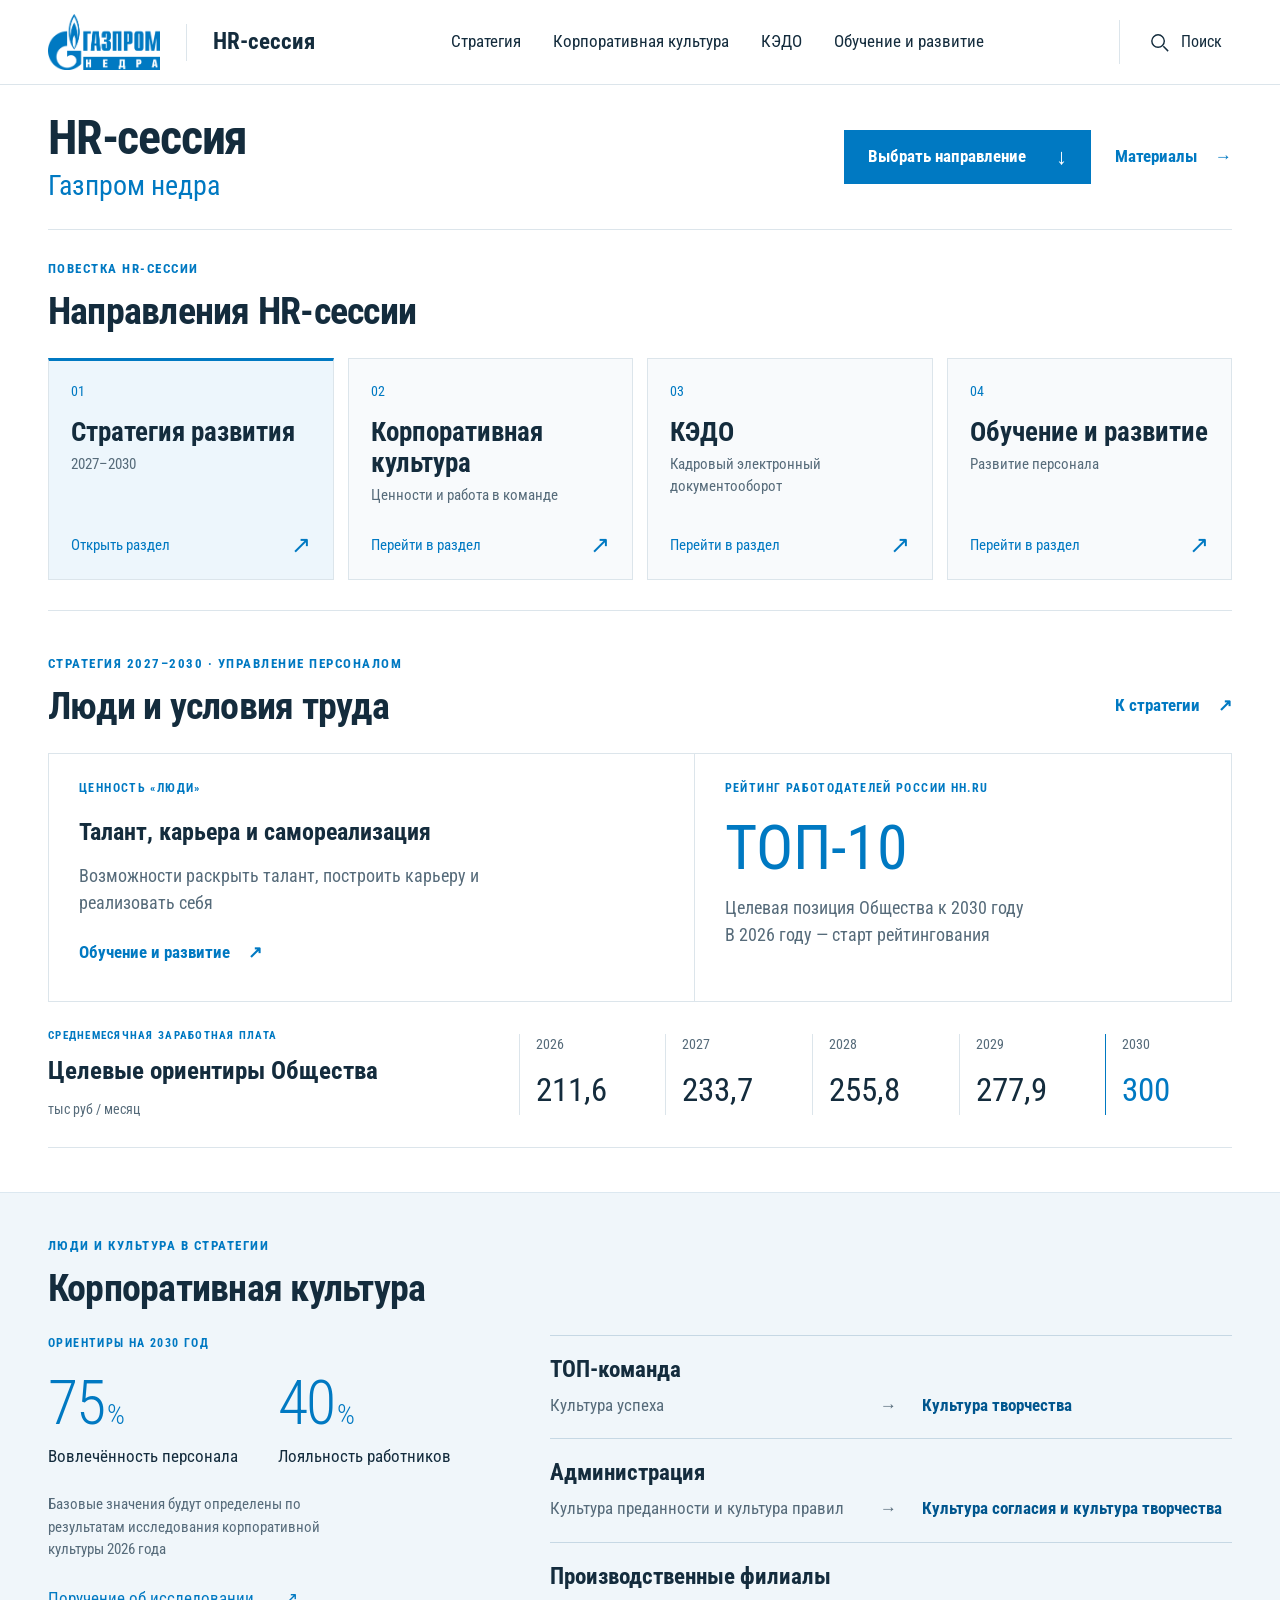
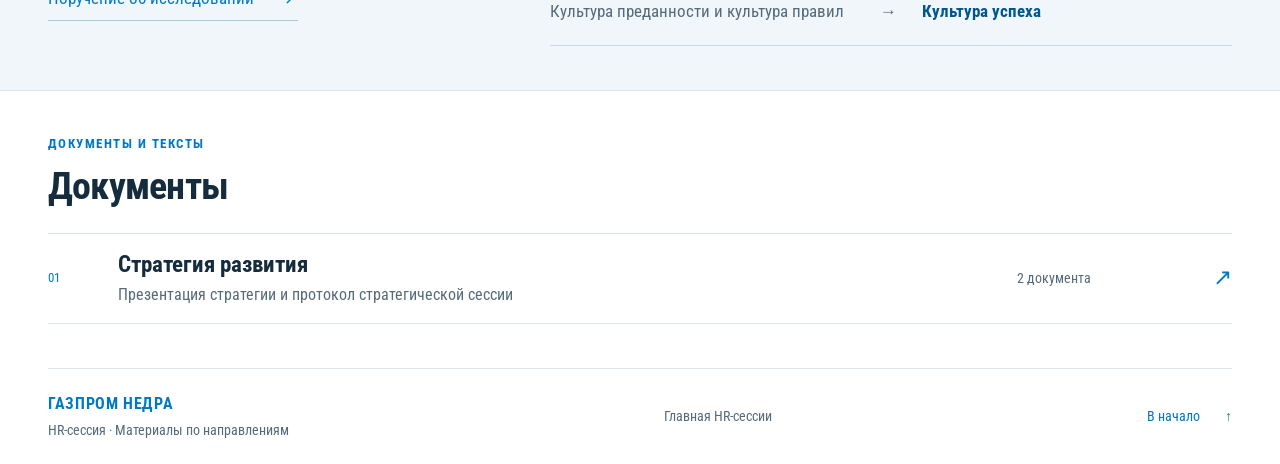
<file: docs/index.html>
<!doctype html><html lang="ru"><head><meta charset="UTF-8"><meta name="viewport" content="width=device-width,initial-scale=1"><meta name="theme-color" content="#0079C2"><meta name="description" content="HR-сессия ООО «Газпром недра»: стратегия развития, корпоративная культура, КЭДО, обучение и развитие персонала."><title>Главная · HR-сессия · Газпром недра</title><link rel="icon" href="assets/favicon.svg" type="image/svg+xml"><link rel="stylesheet" href="styles.css?v=11"><script src="content.js?v=11" defer></script><script src="app.js?v=11" defer></script></head><body class="portal"><a class="skip" href="#main">Перейти к содержанию</a><header class="header"><div class="shell header-inner"><a class="brand" href="index.html" aria-label="Газпром недра — главная HR-сессии"><img src="assets/logo.png" width="112" height="55" alt="Газпром недра"><span class="brand-sep"></span><span class="brand-title">HR-сессия</span></a><nav class="desktop-nav" aria-label="Главная навигация"><a href="strategy.html">Стратегия</a><a href="culture.html">Корпоративная культура</a><a href="kedo.html">КЭДО</a><a href="learning.html">Обучение и развитие</a></nav><div class="header-actions"><button class="search-toggle icon-button" aria-label="Поиск по сайту"><svg viewBox="0 0 24 24" aria-hidden="true"><circle cx="10.5" cy="10.5" r="6.5"/><path d="m16 16 5 5"/></svg><span>Поиск</span></button><button class="menu-toggle icon-button" aria-expanded="false" aria-controls="mobile-nav" aria-label="Открыть меню"><svg viewBox="0 0 24 24" aria-hidden="true"><path d="M3 7h18M3 12h18M3 17h18"/></svg></button></div></div><nav id="mobile-nav" class="mobile-nav" aria-label="Мобильная навигация" hidden><a href="index.html">Главная HR-сессии</a><a href="strategy.html">Стратегия</a><a href="culture.html">Корпоративная культура</a><a href="kedo.html">КЭДО</a><a href="learning.html">Обучение и развитие</a><a href="index.html#materials">Все материалы</a></nav></header><main id="main"><section class="hero shell portal-hero" aria-labelledby="hero-title"><div class="hero-copy"><h1 id="hero-title">HR-сессия<br><span>Газпром недра</span></h1><div class="hero-actions"><a class="button primary" href="#directions">Выбрать направление <span aria-hidden="true">↓</span></a><a class="text-link" href="#materials">Материалы <span aria-hidden="true">→</span></a></div></div></section>
<section id="directions" class="section portal-directions"><div class="shell"><div class="section-heading"><div><p class="eyebrow blue">ПОВЕСТКА HR-СЕССИИ</p><h2>Направления HR-сессии</h2></div></div><div class="directions-grid"><a class="direction-card ready" href="strategy.html"><div class="direction-top"><span class="direction-number">01</span></div><h3>Стратегия развития</h3><p class="direction-subtitle">2027–2030</p><div class="direction-bottom"><span>Открыть раздел</span><span aria-hidden="true">↗</span></div></a><a class="direction-card " href="culture.html"><div class="direction-top"><span class="direction-number">02</span></div><h3>Корпоративная культура</h3><p class="direction-subtitle">Ценности и работа в команде</p><div class="direction-bottom"><span>Перейти в раздел</span><span aria-hidden="true">↗</span></div></a><a class="direction-card " href="kedo.html"><div class="direction-top"><span class="direction-number">03</span></div><h3>КЭДО</h3><p class="direction-subtitle">Кадровый электронный документооборот</p><div class="direction-bottom"><span>Перейти в раздел</span><span aria-hidden="true">↗</span></div></a><a class="direction-card " href="learning.html"><div class="direction-top"><span class="direction-number">04</span></div><h3>Обучение и развитие</h3><p class="direction-subtitle">Развитие персонала</p><div class="direction-bottom"><span>Перейти в раздел</span><span aria-hidden="true">↗</span></div></a></div></div></section>
<section id="hr-strategy" class="section shell hr-strategy"><div class="section-heading"><div><p class="eyebrow blue">СТРАТЕГИЯ 2027–2030 · УПРАВЛЕНИЕ ПЕРСОНАЛОМ</p><h2>Люди и условия труда</h2></div><a class="text-link" href="strategy.html">К стратегии <span aria-hidden="true">↗</span></a></div><div class="hr-commitments"><article><p class="eyebrow blue">ЦЕННОСТЬ «ЛЮДИ»</p><h3>Талант, карьера и самореализация</h3><p>Возможности раскрыть талант, построить карьеру и реализовать себя</p><a class="text-link" href="learning.html">Обучение и развитие <span aria-hidden="true">↗</span></a></article><article><p class="eyebrow blue">РЕЙТИНГ РАБОТОДАТЕЛЕЙ РОССИИ HH.RU</p><strong class="hr-big">ТОП-10</strong><p>Целевая позиция Общества к 2030 году<br>В 2026 году — старт рейтингования</p></article></div><div class="hr-pay"><div><p class="eyebrow blue">СРЕДНЕМЕСЯЧНАЯ ЗАРАБОТНАЯ ПЛАТА</p><h3>Целевые ориентиры Общества</h3><span class="pay-unit">тыс руб / месяц</span></div><div class="pay-years"><div><span>2026</span><strong>211,6</strong></div><div><span>2027</span><strong>233,7</strong></div><div><span>2028</span><strong>255,8</strong></div><div><span>2029</span><strong>277,9</strong></div><div><span>2030</span><strong>300</strong></div></div></div></section><section id="hr-culture" class="section culture"><div class="shell"><div class="section-heading"><div><p class="eyebrow">ЛЮДИ И КУЛЬТУРА В СТРАТЕГИИ</p><h2>Корпоративная культура</h2></div></div><div class="culture-grid"><div class="culture-target"><p class="eyebrow">ОРИЕНТИРЫ НА 2030 ГОД</p><div class="culture-stats"><div><strong>75<span>%</span></strong><p>Вовлечённость персонала</p></div><div><strong>40<span>%</span></strong><p>Лояльность работников</p></div></div><p class="culture-footnote">Базовые значения будут определены по результатам исследования корпоративной культуры 2026 года</p><a class="light-link" href="strategy.html#decision-11">Поручение об исследовании <span aria-hidden="true">↗</span></a></div><div class="culture-rows"><div class="culture-row"><h3>ТОП-команда</h3><p>Культура успеха <span aria-hidden="true">→</span><strong>Культура творчества</strong></p></div><div class="culture-row"><h3>Администрация</h3><p>Культура преданности и культура правил <span aria-hidden="true">→</span><strong>Культура согласия и культура творчества</strong></p></div><div class="culture-row"><h3>Производственные филиалы</h3><p>Культура преданности и культура правил <span aria-hidden="true">→</span><strong>Культура успеха</strong></p></div></div></div></div></section><section id="materials" class="section shell portal-materials"><div class="section-heading"><div><p class="eyebrow blue">ДОКУМЕНТЫ И ТЕКСТЫ</p><h2>Документы</h2></div></div><div class="materials-index"><a href="strategy.html#documents"><span>01</span><div><h3>Стратегия развития</h3><p>Презентация стратегии и протокол стратегической сессии</p></div><span class="material-state">2 документа</span><span aria-hidden="true">↗</span></a></div></section></main><footer><div class="shell footer-inner"><div><strong>ГАЗПРОМ НЕДРА</strong><span>HR-сессия · Материалы по направлениям</span></div><a href="index.html" class="footer-home">Главная HR-сессии</a><a href="#main" class="back-top">В начало <span aria-hidden="true">↑</span></a></div></footer><dialog id="search-dialog" aria-labelledby="search-title"><div class="search-head"><h2 id="search-title">Поиск по HR-сессии</h2><button class="icon-button close-search" aria-label="Закрыть поиск">×</button></div><label class="global-search-label" for="global-search">Направление, показатель или поручение</label><input id="global-search" type="search" placeholder="Например, кадровый резерв" autocomplete="off"><p id="search-status" class="search-status" aria-live="polite">Введите слово или фразу</p><div id="search-results"></div></dialog></body></html>
</file>
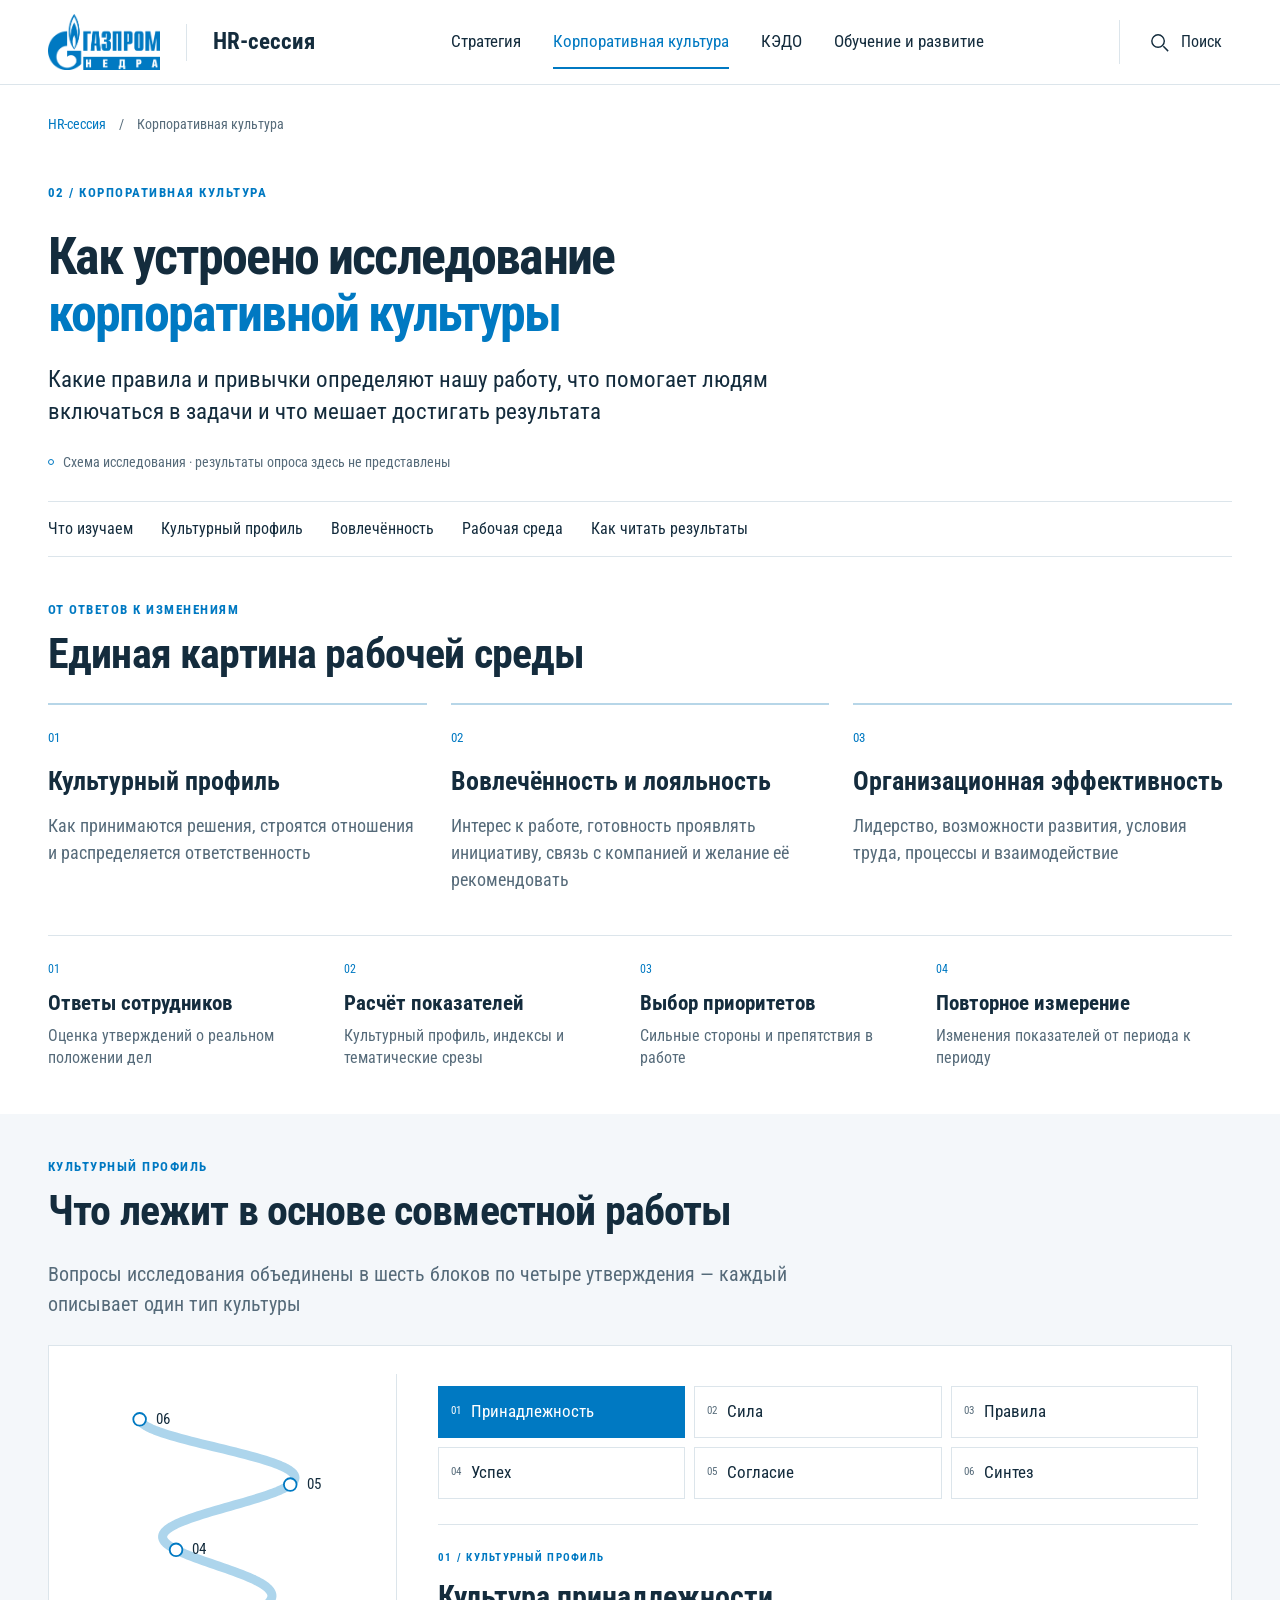
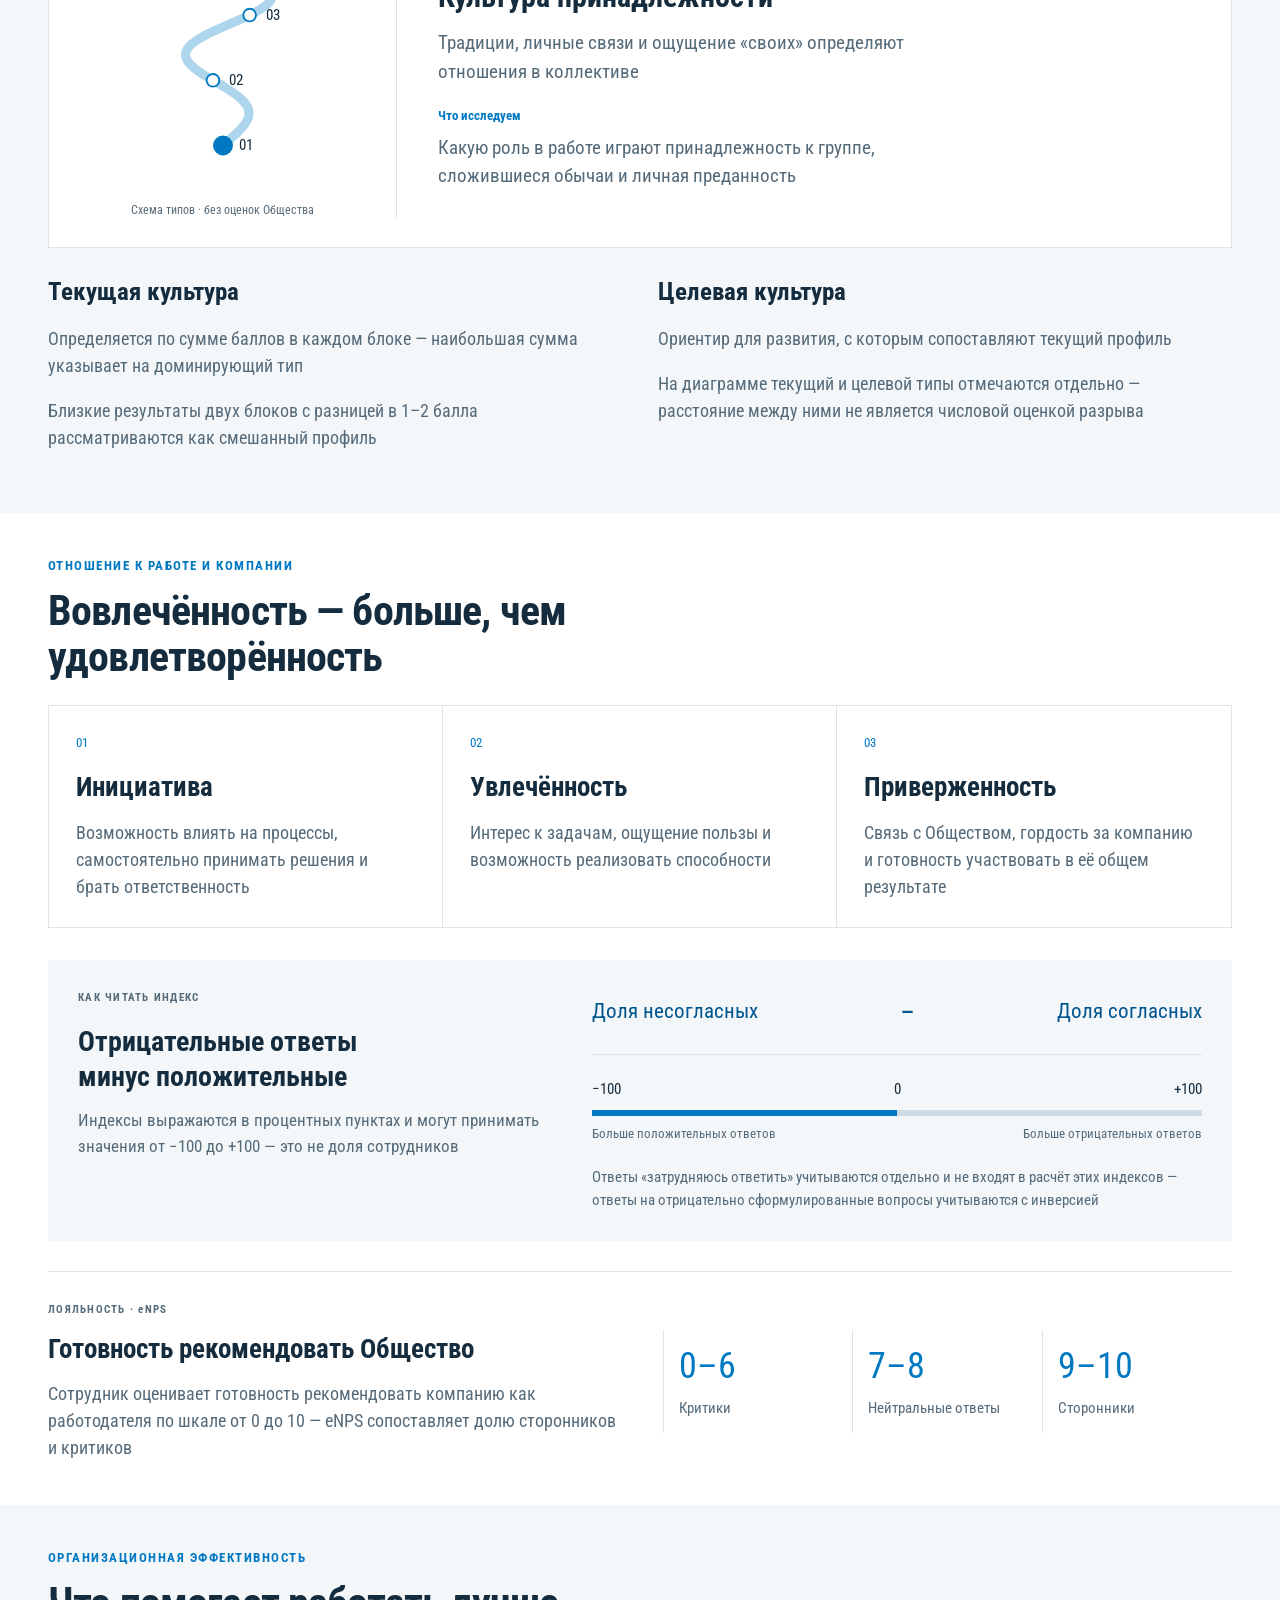
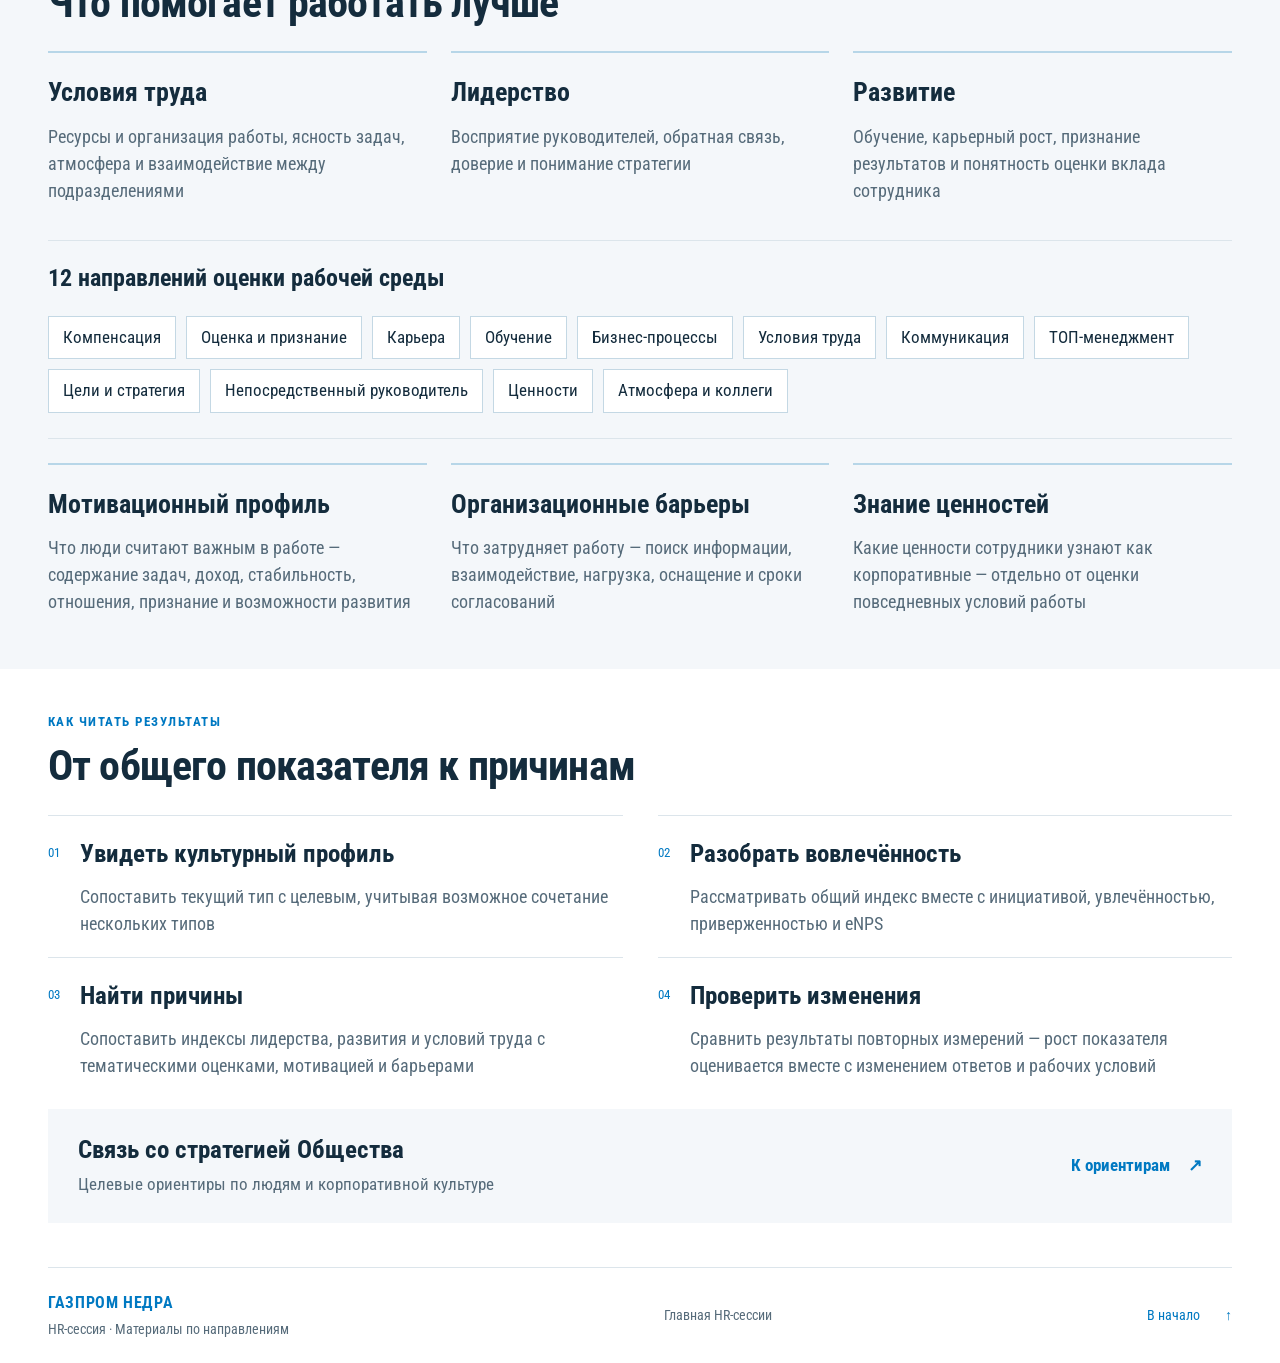
<file: docs/culture.html>
<!doctype html><html lang="ru"><head><meta charset="UTF-8"><meta name="viewport" content="width=device-width,initial-scale=1"><meta name="theme-color" content="#0079C2"><meta name="description" content="Как устроено исследование корпоративной культуры Общества: культурный профиль, вовлечённость, лояльность и рабочая среда"><title>Корпоративная культура · HR-сессия · Газпром недра</title><link rel="icon" href="assets/favicon.svg" type="image/svg+xml"><link rel="stylesheet" href="styles.css?v=11"><script src="content.js?v=11" defer></script><script src="app.js?v=11" defer></script><link rel="stylesheet" href="research.css?v=11"><script src="research.js?v=11" defer></script></head><body class="research-page"><a class="skip" href="#main">Перейти к содержанию</a><header class="header"><div class="shell header-inner"><a class="brand" href="index.html" aria-label="Газпром недра — главная HR-сессии"><img src="assets/logo.png" width="112" height="55" alt="Газпром недра"><span class="brand-sep"></span><span class="brand-title">HR-сессия</span></a><nav class="desktop-nav" aria-label="Главная навигация"><a href="strategy.html">Стратегия</a><a href="culture.html" aria-current="page">Корпоративная культура</a><a href="kedo.html">КЭДО</a><a href="learning.html">Обучение и развитие</a></nav><div class="header-actions"><button class="search-toggle icon-button" aria-label="Поиск по сайту"><svg viewBox="0 0 24 24" aria-hidden="true"><circle cx="10.5" cy="10.5" r="6.5"/><path d="m16 16 5 5"/></svg><span>Поиск</span></button><button class="menu-toggle icon-button" aria-expanded="false" aria-controls="mobile-nav" aria-label="Открыть меню"><svg viewBox="0 0 24 24" aria-hidden="true"><path d="M3 7h18M3 12h18M3 17h18"/></svg></button></div></div><nav id="mobile-nav" class="mobile-nav" aria-label="Мобильная навигация" hidden><a href="index.html">Главная HR-сессии</a><a href="strategy.html">Стратегия</a><a href="culture.html" aria-current="page">Корпоративная культура</a><a href="kedo.html">КЭДО</a><a href="learning.html">Обучение и развитие</a><a href="index.html#materials">Все материалы</a></nav></header><main id="main"><div class="shell breadcrumbs"><a href="index.html">HR-сессия</a><span aria-hidden="true">/</span><span aria-current="page">Корпоративная культура</span></div>
<section class="section shell research-intro"><p class="eyebrow blue">02 / КОРПОРАТИВНАЯ КУЛЬТУРА</p><h1>Как устроено исследование<br><span>корпоративной культуры</span></h1><p class="research-lead">Какие правила и привычки определяют нашу работу, что помогает людям включаться в задачи и что мешает достигать результата</p><div class="research-status"><span class="note-dot"></span>Схема исследования · результаты опроса здесь не представлены</div></section>
<nav class="research-nav shell" aria-label="Разделы исследования"><a href="#research-map">Что изучаем</a><a href="#culture-profile">Культурный профиль</a><a href="#engagement">Вовлечённость</a><a href="#work-environment">Рабочая среда</a><a href="#research-results">Как читать результаты</a></nav>
<section id="research-map" class="section shell"><div class="section-heading"><div><p class="eyebrow blue">ОТ ОТВЕТОВ К ИЗМЕНЕНИЯМ</p><h2>Единая картина рабочей среды</h2></div></div><div class="research-pillars"><article><span>01</span><h3>Культурный профиль</h3><p>Как принимаются решения, строятся отношения и распределяется ответственность</p></article><article><span>02</span><h3>Вовлечённость и лояльность</h3><p>Интерес к работе, готовность проявлять инициативу, связь с компанией и желание её рекомендовать</p></article><article><span>03</span><h3>Организационная эффективность</h3><p>Лидерство, возможности развития, условия труда, процессы и взаимодействие</p></article></div><ol class="research-flow"><li><strong>Ответы сотрудников</strong><span>Оценка утверждений о реальном положении дел</span></li><li><strong>Расчёт показателей</strong><span>Культурный профиль, индексы и тематические срезы</span></li><li><strong>Выбор приоритетов</strong><span>Сильные стороны и препятствия в работе</span></li><li><strong>Повторное измерение</strong><span>Изменения показателей от периода к периоду</span></li></ol></section>
<section id="culture-profile" class="section pale"><div class="shell"><div class="section-heading"><div><p class="eyebrow blue">КУЛЬТУРНЫЙ ПРОФИЛЬ</p><h2>Что лежит в основе совместной работы</h2></div></div><p class="research-copy">Вопросы исследования объединены в шесть блоков по четыре утверждения — каждый описывает один тип культуры</p><div class="culture-explorer"><div class="spiral-figure"><svg id="research-spiral" viewBox="0 0 320 460" role="img" aria-labelledby="spiral-title spiral-desc"><title id="spiral-title">Шесть типов корпоративной культуры</title><desc id="spiral-desc">Схема расположения типов культуры без фактических оценок Общества</desc><polyline points="160.0,410.0 161.6,408.5 163.2,407.0 164.9,405.5 166.6,404.0 168.3,402.5 169.9,401.0 171.6,399.5 173.3,398.0 174.9,396.5 176.4,395.0 177.9,393.5 179.4,392.0 180.8,390.5 182.1,389.0 183.3,387.5 184.4,386.0 185.4,384.5 186.2,383.0 187.0,381.5 187.6,380.0 188.1,378.5 188.4,377.0 188.6,375.5 188.6,374.0 188.5,372.5 188.3,371.0 187.8,369.5 187.2,368.0 186.5,366.5 185.6,365.0 184.5,363.5 183.3,362.0 181.9,360.5 180.4,359.0 178.8,357.5 177.0,356.0 175.1,354.5 173.1,353.0 170.9,351.5 168.7,350.0 166.4,348.5 164.0,347.0 161.6,345.5 159.1,344.0 156.6,342.5 154.0,341.0 151.4,339.5 148.9,338.0 146.3,336.5 143.8,335.0 141.4,333.5 138.9,332.0 136.6,330.5 134.4,329.0 132.2,327.5 130.2,326.0 128.3,324.5 126.6,323.0 124.9,321.5 123.5,320.0 122.2,318.5 121.1,317.0 120.3,315.5 119.6,314.0 119.1,312.5 118.8,311.0 118.7,309.5 118.9,308.0 119.2,306.5 119.8,305.0 120.7,303.5 121.7,302.0 122.9,300.5 124.4,299.0 126.1,297.5 128.0,296.0 130.0,294.5 132.3,293.0 134.7,291.5 137.3,290.0 140.1,288.5 143.0,287.0 146.0,285.5 149.1,284.0 152.4,282.5 155.7,281.0 159.1,279.5 162.5,278.0 165.9,276.5 169.4,275.0 172.9,273.5 176.3,272.0 179.7,270.5 183.0,269.0 186.2,267.5 189.4,266.0 192.4,264.5 195.3,263.0 198.0,261.5 200.6,260.0 203.0,258.5 205.2,257.0 207.1,255.5 208.9,254.0 210.4,252.5 211.6,251.0 212.6,249.5 213.3,248.0 213.8,246.5 214.0,245.0 213.9,243.5 213.5,242.0 212.8,240.5 211.8,239.0 210.6,237.5 209.1,236.0 207.3,234.5 205.2,233.0 202.9,231.5 200.3,230.0 197.5,228.5 194.5,227.0 191.2,225.5 187.8,224.0 184.1,222.5 180.3,221.0 176.4,219.5 172.3,218.0 168.2,216.5 163.9,215.0 159.6,213.5 155.3,212.0 150.9,210.5 146.5,209.0 142.2,207.5 137.9,206.0 133.7,204.5 129.6,203.0 125.6,201.5 121.7,200.0 118.1,198.5 114.6,197.0 111.3,195.5 108.2,194.0 105.4,192.5 102.8,191.0 100.6,189.5 98.6,188.0 96.9,186.5 95.5,185.0 94.5,183.5 93.8,182.0 93.4,180.5 93.4,179.0 93.7,177.5 94.4,176.0 95.4,174.5 96.8,173.0 98.5,171.5 100.5,170.0 102.9,168.5 105.6,167.0 108.6,165.5 111.9,164.0 115.5,162.5 119.4,161.0 123.5,159.5 127.8,158.0 132.3,156.5 137.0,155.0 141.9,153.5 146.8,152.0 152.0,150.5 157.1,149.0 162.4,147.5 167.7,146.0 172.9,144.5 178.2,143.0 183.4,141.5 188.5,140.0 193.5,138.5 198.4,137.0 203.1,135.5 207.6,134.0 211.9,132.5 216.0,131.0 219.8,129.5 223.3,128.0 226.5,126.5 229.4,125.0 232.0,123.5 234.2,122.0 236.0,120.5 237.4,119.0 238.5,117.5 239.1,116.0 239.4,114.5 239.2,113.0 238.6,111.5 237.6,110.0 236.2,108.5 234.3,107.0 232.1,105.5 229.5,104.0 226.5,102.5 223.1,101.0 219.4,99.5 215.3,98.0 210.9,96.5 206.3,95.0 201.3,93.5 196.1,92.0 190.7,90.5 185.0,89.0 179.2,87.5 173.3,86.0 167.2,84.5 161.1,83.0 154.9,81.5 148.8,80.0 142.6,78.5 136.5,77.0 130.4,75.5 124.5,74.0 118.7,72.5 113.1,71.0 107.7,69.5 102.5,68.0 97.6,66.5 93.0,65.0 88.7,63.5 84.8,62.0 81.2,60.5 78.0,59.0 75.3,57.5 72.9,56.0 71.0,54.5 69.5,53.0 68.5,51.5 68.0,50.0" fill="none" stroke="#add5ec" stroke-width="10" stroke-linejoin="round"/><circle id="culture-point-0" cx="160.0" cy="410.0" r="10" fill="#0079c2" stroke="#0079c2" stroke-width="2"/><text x="178.0" y="415.0" fill="#142c3d" stroke="none" font-size="16">01</text><circle id="culture-point-1" cx="148.9" cy="338.0" r="7" fill="white" stroke="#0079c2" stroke-width="2"/><text x="166.9" y="343.0" fill="#142c3d" stroke="none" font-size="16">02</text><circle id="culture-point-2" cx="189.4" cy="266.0" r="7" fill="white" stroke="#0079c2" stroke-width="2"/><text x="207.4" y="271.0" fill="#142c3d" stroke="none" font-size="16">03</text><circle id="culture-point-3" cx="108.2" cy="194.0" r="7" fill="white" stroke="#0079c2" stroke-width="2"/><text x="126.2" y="199.0" fill="#142c3d" stroke="none" font-size="16">04</text><circle id="culture-point-4" cx="234.2" cy="122.0" r="7" fill="white" stroke="#0079c2" stroke-width="2"/><text x="252.2" y="127.0" fill="#142c3d" stroke="none" font-size="16">05</text><circle id="culture-point-5" cx="68.0" cy="50.0" r="7" fill="white" stroke="#0079c2" stroke-width="2"/><text x="86.0" y="55.0" fill="#142c3d" stroke="none" font-size="16">06</text></svg><span class="diagram-caption">Схема типов · без оценок Общества</span></div><div class="explorer-content"><div class="culture-type-buttons" role="group" aria-label="Типы корпоративной культуры"><button type="button" data-culture-type="0" aria-pressed="true" aria-controls="culture-type-description"><span>01</span>Принадлежность</button><button type="button" data-culture-type="1" aria-pressed="false" aria-controls="culture-type-description"><span>02</span>Сила</button><button type="button" data-culture-type="2" aria-pressed="false" aria-controls="culture-type-description"><span>03</span>Правила</button><button type="button" data-culture-type="3" aria-pressed="false" aria-controls="culture-type-description"><span>04</span>Успех</button><button type="button" data-culture-type="4" aria-pressed="false" aria-controls="culture-type-description"><span>05</span>Согласие</button><button type="button" data-culture-type="5" aria-pressed="false" aria-controls="culture-type-description"><span>06</span>Синтез</button></div><article id="culture-type-description" class="culture-type-description" aria-live="polite"><span class="eyebrow blue">01 / КУЛЬТУРНЫЙ ПРОФИЛЬ</span><h3>Культура принадлежности</h3><p>Традиции, личные связи и ощущение «своих» определяют отношения в коллективе</p><span class="type-question">Что исследуем</span><p>Какую роль в работе играют принадлежность к группе, сложившиеся обычаи и личная преданность</p></article></div></div><div class="profile-reading"><article><h3>Текущая культура</h3><p>Определяется по сумме баллов в каждом блоке — наибольшая сумма указывает на доминирующий тип</p><p>Близкие результаты двух блоков с разницей в 1–2 балла рассматриваются как смешанный профиль</p></article><article><h3>Целевая культура</h3><p>Ориентир для развития, с которым сопоставляют текущий профиль</p><p>На диаграмме текущий и целевой типы отмечаются отдельно — расстояние между ними не является числовой оценкой разрыва</p></article></div></div></section>
<section id="engagement" class="section shell"><div class="section-heading"><div><p class="eyebrow blue">ОТНОШЕНИЕ К РАБОТЕ И КОМПАНИИ</p><h2>Вовлечённость — больше, чем удовлетворённость</h2></div></div><div class="engagement-grid"><article><span>01</span><h3>Инициатива</h3><p>Возможность влиять на процессы, самостоятельно принимать решения и брать ответственность</p></article><article><span>02</span><h3>Увлечённость</h3><p>Интерес к задачам, ощущение пользы и возможность реализовать способности</p></article><article><span>03</span><h3>Приверженность</h3><p>Связь с Обществом, гордость за компанию и готовность участвовать в её общем результате</p></article></div><div class="index-explainer"><div><p class="eyebrow blue">КАК ЧИТАТЬ ИНДЕКС</p><h3>Отрицательные ответы<br>минус положительные</h3><p>Индексы выражаются в процентных пунктах и могут принимать значения от −100 до +100 — это не доля сотрудников</p></div><div><div class="index-formula"><span>Доля несогласных</span><b aria-hidden="true">−</b><span>Доля согласных</span></div><div class="index-axis" role="img" aria-label="Шкала индекса: минус 100 — преобладание согласных, плюс 100 — преобладание несогласных, середина — ноль"><div><span>−100</span><span>0</span><span>+100</span></div><span class="index-axis-line"></span><div><small>Больше положительных ответов</small><small>Больше отрицательных ответов</small></div></div><p class="research-small">Ответы «затрудняюсь ответить» учитываются отдельно и не входят в расчёт этих индексов — ответы на отрицательно сформулированные вопросы учитываются с инверсией</p></div></div><article class="enps-block"><div><p class="eyebrow blue">ЛОЯЛЬНОСТЬ · eNPS</p><h3>Готовность рекомендовать Общество</h3><p>Сотрудник оценивает готовность рекомендовать компанию как работодателя по шкале от 0 до 10 — eNPS сопоставляет долю сторонников и критиков</p></div><div class="enps-scale"><div><strong>0–6</strong><span>Критики</span></div><div><strong>7–8</strong><span>Нейтральные ответы</span></div><div><strong>9–10</strong><span>Сторонники</span></div></div></article></section>
<section id="work-environment" class="section pale"><div class="shell"><div class="section-heading"><div><p class="eyebrow blue">ОРГАНИЗАЦИОННАЯ ЭФФЕКТИВНОСТЬ</p><h2>Что помогает работать лучше</h2></div></div><div class="research-pillars"><article><h3>Условия труда</h3><p>Ресурсы и организация работы, ясность задач, атмосфера и взаимодействие между подразделениями</p></article><article><h3>Лидерство</h3><p>Восприятие руководителей, обратная связь, доверие и понимание стратегии</p></article><article><h3>Развитие</h3><p>Обучение, карьерный рост, признание результатов и понятность оценки вклада сотрудника</p></article></div><section class="research-detail research-detail-static"><h3>12 направлений оценки рабочей среды</h3><ul class="research-tags"><li>Компенсация</li><li>Оценка и признание</li><li>Карьера</li><li>Обучение</li><li>Бизнес-процессы</li><li>Условия труда</li><li>Коммуникация</li><li>ТОП-менеджмент</li><li>Цели и стратегия</li><li>Непосредственный руководитель</li><li>Ценности</li><li>Атмосфера и коллеги</li></ul></section><div class="research-pillars research-topics"><article><h3>Мотивационный профиль</h3><p>Что люди считают важным в работе — содержание задач, доход, стабильность, отношения, признание и возможности развития</p></article><article><h3>Организационные барьеры</h3><p>Что затрудняет работу — поиск информации, взаимодействие, нагрузка, оснащение и сроки согласований</p></article><article><h3>Знание ценностей</h3><p>Какие ценности сотрудники узнают как корпоративные — отдельно от оценки повседневных условий работы</p></article></div></div></section>
<section id="research-results" class="section shell"><div class="section-heading"><div><p class="eyebrow blue">КАК ЧИТАТЬ РЕЗУЛЬТАТЫ</p><h2>От общего показателя к причинам</h2></div></div><div class="result-guide"><article><span>01</span><div><h3>Увидеть культурный профиль</h3><p>Сопоставить текущий тип с целевым, учитывая возможное сочетание нескольких типов</p></div></article><article><span>02</span><div><h3>Разобрать вовлечённость</h3><p>Рассматривать общий индекс вместе с инициативой, увлечённостью, приверженностью и eNPS</p></div></article><article><span>03</span><div><h3>Найти причины</h3><p>Сопоставить индексы лидерства, развития и условий труда с тематическими оценками, мотивацией и барьерами</p></div></article><article><span>04</span><div><h3>Проверить изменения</h3><p>Сравнить результаты повторных измерений — рост показателя оценивается вместе с изменением ответов и рабочих условий</p></div></article></div><div class="research-link"><div><h3>Связь со стратегией Общества</h3><p>Целевые ориентиры по людям и корпоративной культуре</p></div><a class="text-link" href="index.html#hr-culture">К ориентирам <span aria-hidden="true">↗</span></a></div></section></main><footer><div class="shell footer-inner"><div><strong>ГАЗПРОМ НЕДРА</strong><span>HR-сессия · Материалы по направлениям</span></div><a href="index.html" class="footer-home">Главная HR-сессии</a><a href="#main" class="back-top">В начало <span aria-hidden="true">↑</span></a></div></footer><dialog id="search-dialog" aria-labelledby="search-title"><div class="search-head"><h2 id="search-title">Поиск по HR-сессии</h2><button class="icon-button close-search" aria-label="Закрыть поиск">×</button></div><label class="global-search-label" for="global-search">Направление, показатель или поручение</label><input id="global-search" type="search" placeholder="Например, кадровый резерв" autocomplete="off"><p id="search-status" class="search-status" aria-live="polite">Введите слово или фразу</p><div id="search-results"></div></dialog></body></html>
</file>
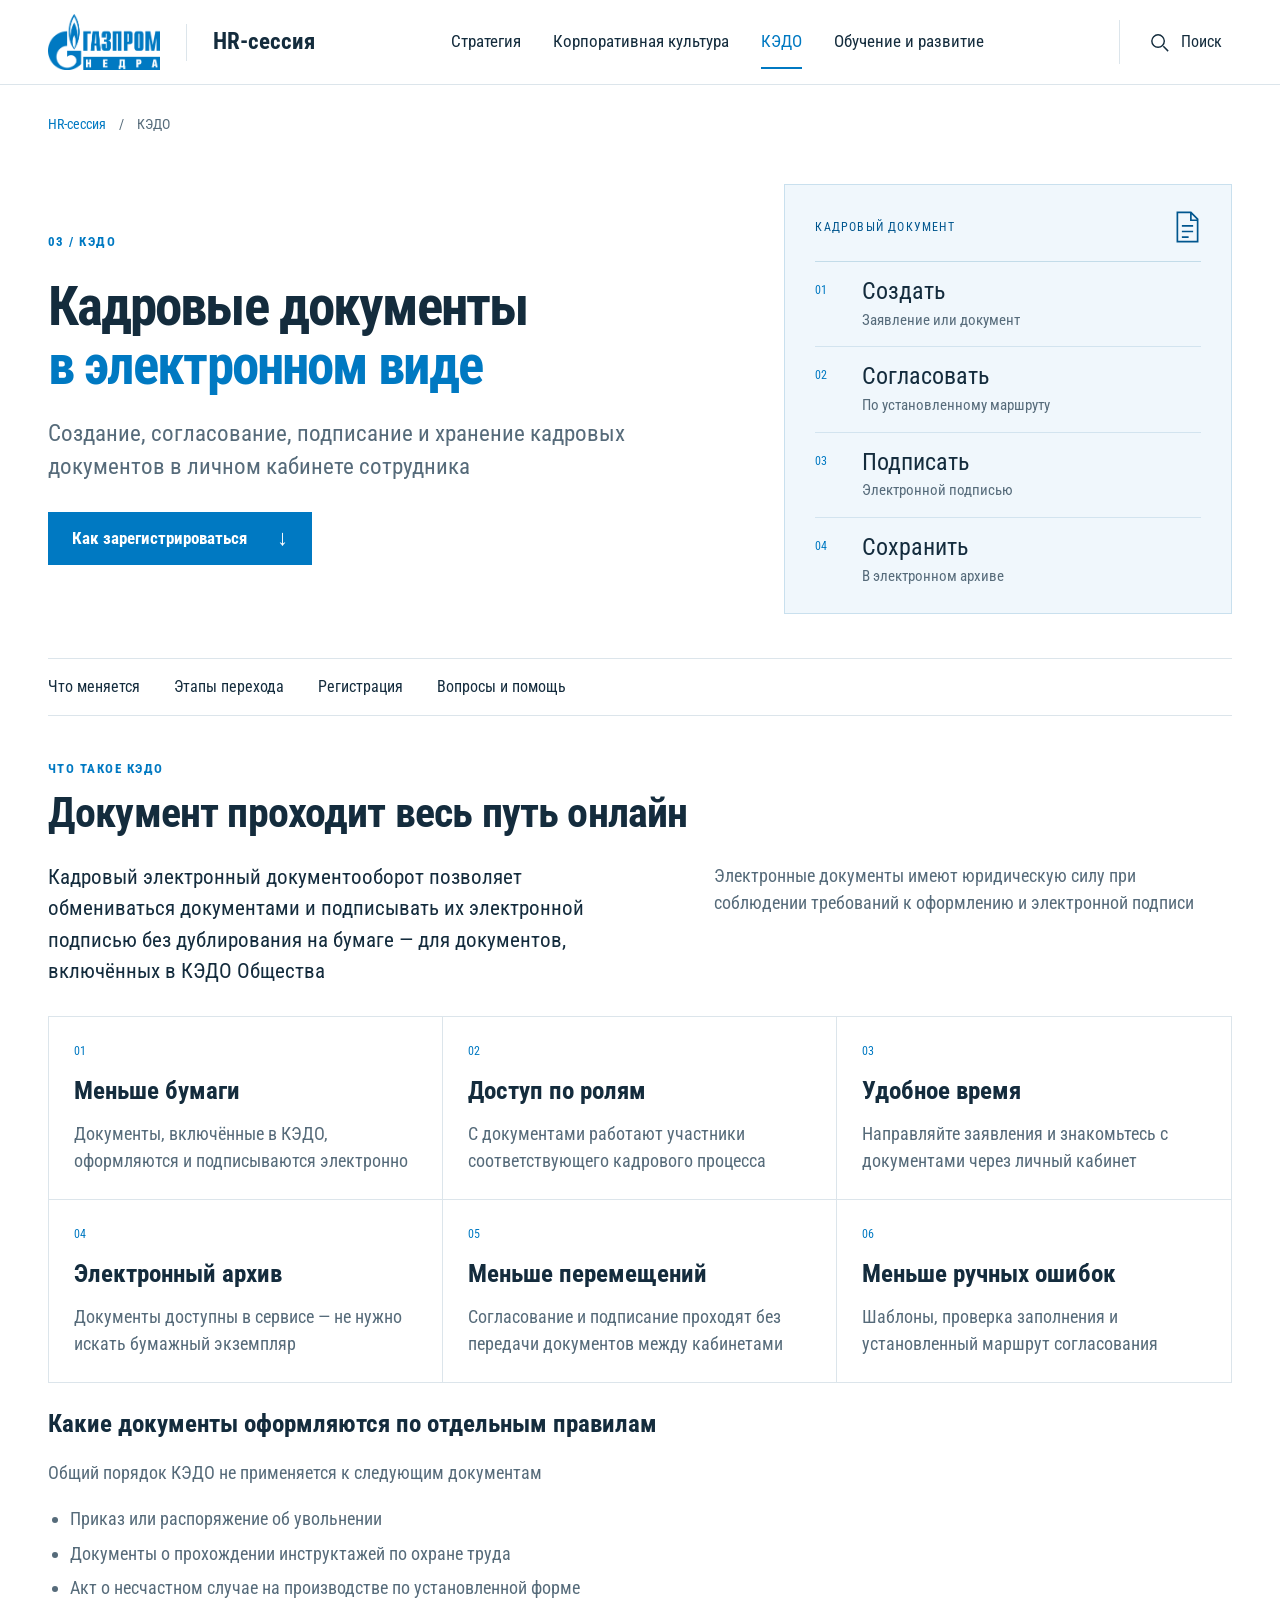
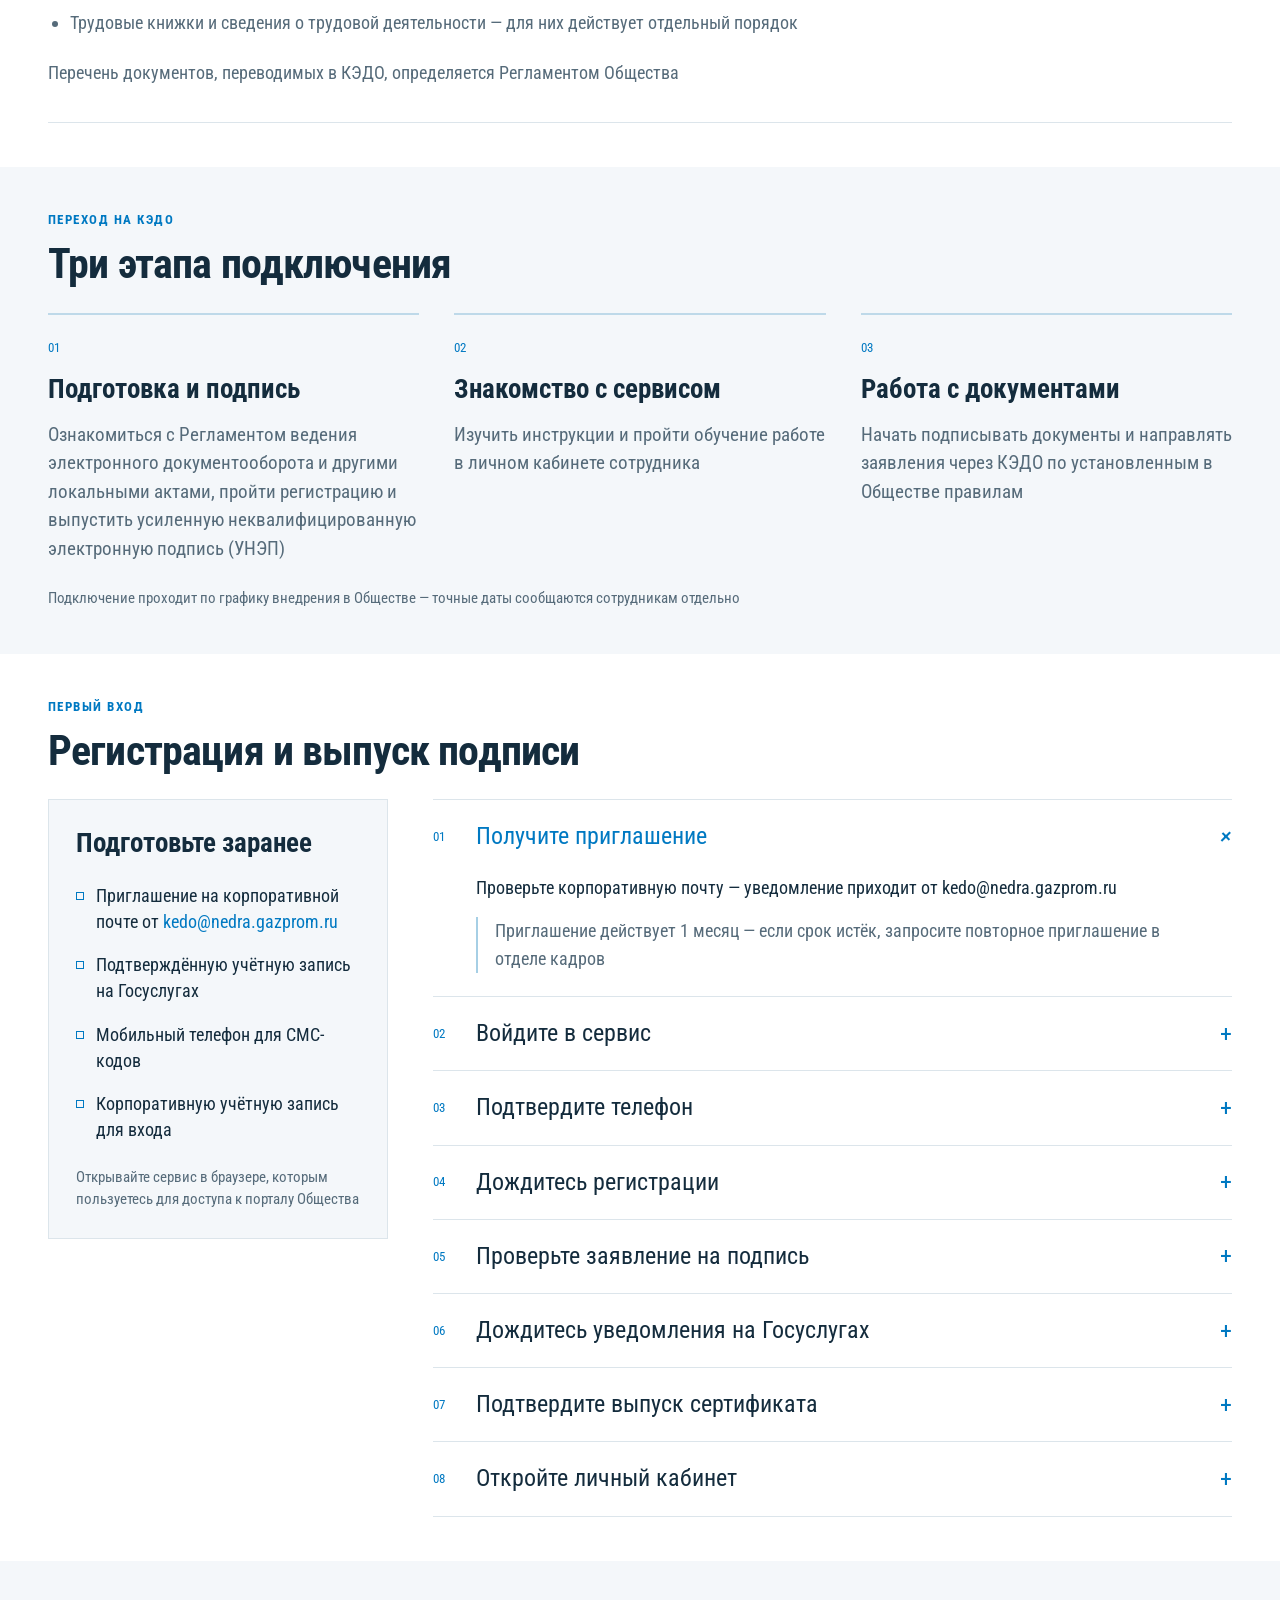
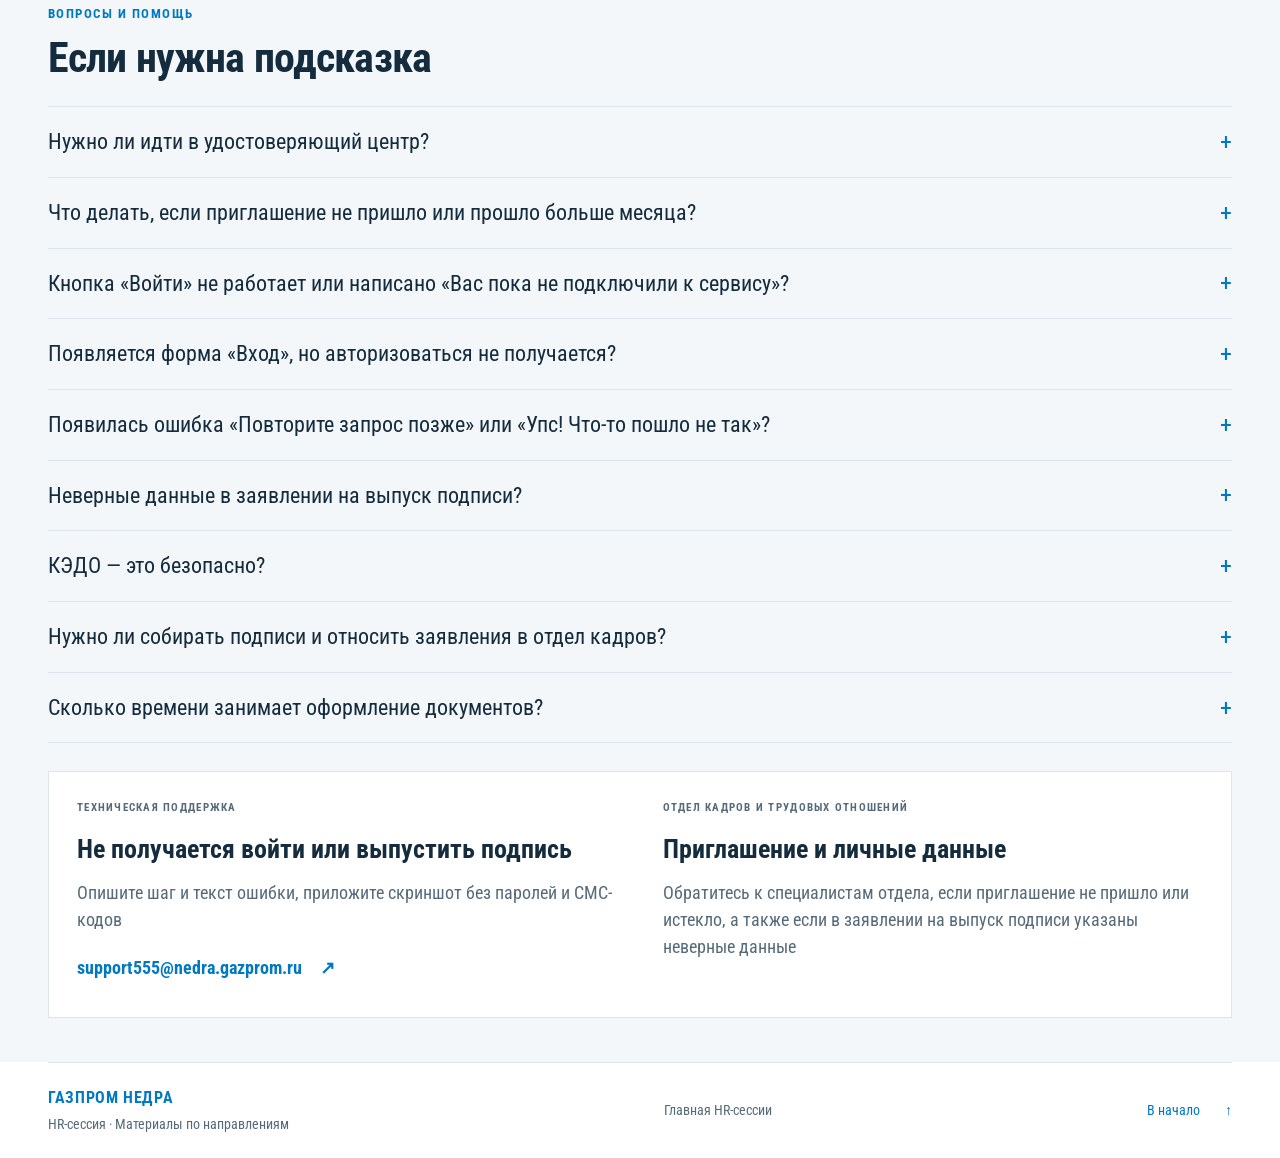
<file: docs/kedo.html>
<!doctype html><html lang="ru"><head><meta charset="UTF-8"><meta name="viewport" content="width=device-width,initial-scale=1"><meta name="theme-color" content="#0079C2"><meta name="description" content="КЭДО в Газпром недра: этапы перехода, пошаговая регистрация, выпуск электронной подписи и помощь сотрудникам"><title>КЭДО · HR-сессия · Газпром недра</title><link rel="icon" href="assets/favicon.svg" type="image/svg+xml"><link rel="stylesheet" href="styles.css?v=11"><script src="content.js?v=11" defer></script><script src="app.js?v=11" defer></script><link rel="stylesheet" href="kedo.css?v=11"></head><body class="kedo-page"><a class="skip" href="#main">Перейти к содержанию</a><header class="header"><div class="shell header-inner"><a class="brand" href="index.html" aria-label="Газпром недра — главная HR-сессии"><img src="assets/logo.png" width="112" height="55" alt="Газпром недра"><span class="brand-sep"></span><span class="brand-title">HR-сессия</span></a><nav class="desktop-nav" aria-label="Главная навигация"><a href="strategy.html">Стратегия</a><a href="culture.html">Корпоративная культура</a><a href="kedo.html" aria-current="page">КЭДО</a><a href="learning.html">Обучение и развитие</a></nav><div class="header-actions"><button class="search-toggle icon-button" aria-label="Поиск по сайту"><svg viewBox="0 0 24 24" aria-hidden="true"><circle cx="10.5" cy="10.5" r="6.5"/><path d="m16 16 5 5"/></svg><span>Поиск</span></button><button class="menu-toggle icon-button" aria-expanded="false" aria-controls="mobile-nav" aria-label="Открыть меню"><svg viewBox="0 0 24 24" aria-hidden="true"><path d="M3 7h18M3 12h18M3 17h18"/></svg></button></div></div><nav id="mobile-nav" class="mobile-nav" aria-label="Мобильная навигация" hidden><a href="index.html">Главная HR-сессии</a><a href="strategy.html">Стратегия</a><a href="culture.html">Корпоративная культура</a><a href="kedo.html" aria-current="page">КЭДО</a><a href="learning.html">Обучение и развитие</a><a href="index.html#materials">Все материалы</a></nav></header><main id="main"><div class="shell breadcrumbs"><a href="index.html">HR-сессия</a><span aria-hidden="true">/</span><span aria-current="page">КЭДО</span></div>
<section class="section shell kedo-hero"><div><p class="eyebrow blue">03 / КЭДО</p><h1>Кадровые документы<br><span>в электронном виде</span></h1><p class="kedo-lead">Создание, согласование, подписание и хранение кадровых документов в личном кабинете сотрудника</p><div class="hero-actions"><a class="button primary" href="#registration">Как зарегистрироваться <span aria-hidden="true">↓</span></a></div></div><div class="kedo-document" aria-label="Путь кадрового документа"><div class="kedo-doc-top"><span>КАДРОВЫЙ ДОКУМЕНТ</span><svg viewBox="0 0 24 28" aria-hidden="true"><path d="M3 1h12l6 6v20H3zM15 1v7h6M7 13h10M7 18h10M7 23h6"/></svg></div><ol><li><span>01</span><strong>Создать</strong><small>Заявление или документ</small></li><li><span>02</span><strong>Согласовать</strong><small>По установленному маршруту</small></li><li><span>03</span><strong>Подписать</strong><small>Электронной подписью</small></li><li><span>04</span><strong>Сохранить</strong><small>В электронном архиве</small></li></ol></div></section>
<nav class="shell kedo-nav" aria-label="Разделы КЭДО"><a href="#about-kedo">Что меняется</a><a href="#transition">Этапы перехода</a><a href="#registration">Регистрация</a><a href="#kedo-faq">Вопросы и помощь</a></nav>
<section id="about-kedo" class="section shell"><div class="section-heading"><div><p class="eyebrow blue">ЧТО ТАКОЕ КЭДО</p><h2>Документ проходит весь путь онлайн</h2></div></div><div class="kedo-about"><p>Кадровый электронный документооборот позволяет обмениваться документами и подписывать их электронной подписью без дублирования на бумаге — для документов, включённых в КЭДО Общества</p><p>Электронные документы имеют юридическую силу при соблюдении требований к оформлению и электронной подписи</p></div><div class="kedo-benefits"><article><span>01</span><h3>Меньше бумаги</h3><p>Документы, включённые в КЭДО, оформляются и подписываются электронно</p></article><article><span>02</span><h3>Доступ по ролям</h3><p>С документами работают участники соответствующего кадрового процесса</p></article><article><span>03</span><h3>Удобное время</h3><p>Направляйте заявления и знакомьтесь с документами через личный кабинет</p></article><article><span>04</span><h3>Электронный архив</h3><p>Документы доступны в сервисе — не нужно искать бумажный экземпляр</p></article><article><span>05</span><h3>Меньше перемещений</h3><p>Согласование и подписание проходят без передачи документов между кабинетами</p></article><article><span>06</span><h3>Меньше ручных ошибок</h3><p>Шаблоны, проверка заполнения и установленный маршрут согласования</p></article></div><section class="kedo-details kedo-reference"><h3>Какие документы оформляются по отдельным правилам</h3><div><p>Общий порядок КЭДО не применяется к следующим документам</p><ul><li>Приказ или распоряжение об увольнении</li><li>Документы о прохождении инструктажей по охране труда</li><li>Акт о несчастном случае на производстве по установленной форме</li><li>Трудовые книжки и сведения о трудовой деятельности — для них действует отдельный порядок</li></ul><p>Перечень документов, переводимых в КЭДО, определяется Регламентом Общества</p></div></section></section>
<section id="transition" class="section pale"><div class="shell"><div class="section-heading"><div><p class="eyebrow blue">ПЕРЕХОД НА КЭДО</p><h2>Три этапа подключения</h2></div></div><div class="kedo-stages"><article><span>01</span><h3>Подготовка и подпись</h3><p>Ознакомиться с Регламентом ведения электронного документооборота и другими локальными актами, пройти регистрацию и выпустить усиленную неквалифицированную электронную подпись (УНЭП)</p></article><article><span>02</span><h3>Знакомство с сервисом</h3><p>Изучить инструкции и пройти обучение работе в личном кабинете сотрудника</p></article><article><span>03</span><h3>Работа с документами</h3><p>Начать подписывать документы и направлять заявления через КЭДО по установленным в Обществе правилам</p></article></div><p class="kedo-note">Подключение проходит по графику внедрения в Обществе — точные даты сообщаются сотрудникам отдельно</p></div></section>
<section id="registration" class="section shell"><div class="section-heading"><div><p class="eyebrow blue">ПЕРВЫЙ ВХОД</p><h2>Регистрация и выпуск подписи</h2></div></div><div class="kedo-registration"><aside class="kedo-ready"><h3>Подготовьте заранее</h3><ul><li>Приглашение на корпоративной почте от <strong>kedo@nedra.gazprom.ru</strong></li><li>Подтверждённую учётную запись на Госуслугах</li><li>Мобильный телефон для СМС-кодов</li><li>Корпоративную учётную запись для входа</li></ul><p>Открывайте сервис в браузере, которым пользуетесь для доступа к порталу Общества</p></aside><div class="kedo-steps"><details class="kedo-step" id="kedo-step-1" open><summary><span class="kedo-step-n">01</span><h3>Получите приглашение</h3><span class="plus" aria-hidden="true">+</span></summary><div><p>Проверьте корпоративную почту — уведомление приходит от kedo@nedra.gazprom.ru</p><p class="step-detail">Приглашение действует 1 месяц — если срок истёк, запросите повторное приглашение в отделе кадров</p></div></details><details class="kedo-step" id="kedo-step-2"><summary><span class="kedo-step-n">02</span><h3>Войдите в сервис</h3><span class="plus" aria-hidden="true">+</span></summary><div><p>Откройте КЭДО и нажмите «Войти» — если авторизация прошла автоматически, переходите к подтверждению телефона</p><p class="step-detail">Если появилась форма «Sign in to your login», используйте корпоративную учётную запись: для почты i.ivanov@nedra.gazprom.ru логин имеет вид i.ivanov@esk.nedra.gazprom.ru — пароль от вашей учётной записи</p></div></details><details class="kedo-step" id="kedo-step-3"><summary><span class="kedo-step-n">03</span><h3>Подтвердите телефон</h3><span class="plus" aria-hidden="true">+</span></summary><div><p>Укажите актуальный номер мобильного телефона, нажмите «Далее» и введите полученный СМС-код</p><p class="step-detail">Нажмите «Подтвердить» — телефон понадобится и при подписании документов</p></div></details><details class="kedo-step" id="kedo-step-4"><summary><span class="kedo-step-n">04</span><h3>Дождитесь регистрации</h3><span class="plus" aria-hidden="true">+</span></summary><div><p>После подтверждения телефона дождитесь завершения регистрации</p><p class="step-detail">Обработка может занять до нескольких часов</p></div></details><details class="kedo-step" id="kedo-step-5"><summary><span class="kedo-step-n">05</span><h3>Проверьте заявление на подпись</h3><span class="plus" aria-hidden="true">+</span></summary><div><p>После регистрации откройте заявление на выпуск электронной подписи и проверьте личные данные</p><p class="step-detail">Если данные верны, нажмите «Выпустить» — если есть ошибки, сначала обратитесь в отдел кадров для их исправления</p></div></details><details class="kedo-step" id="kedo-step-6"><summary><span class="kedo-step-n">06</span><h3>Дождитесь уведомления на Госуслугах</h3><span class="plus" aria-hidden="true">+</span></summary><div><p>Откройте сайт или приложение Госуслуг под своей подтверждённой учётной записью и дождитесь уведомления от «Контур» о выпуске сертификата</p><p class="step-detail">Уведомление может появиться в течение нескольких часов</p></div></details><details class="kedo-step" id="kedo-step-7"><summary><span class="kedo-step-n">07</span><h3>Подтвердите выпуск сертификата</h3><span class="plus" aria-hidden="true">+</span></summary><div><p>Откройте уведомление на Госуслугах и нажмите «Да, это я»</p><p class="step-detail">Ссылка в уведомлении действует 24 часа — если срок истёк, начните регистрацию заново</p></div></details><details class="kedo-step" id="kedo-step-8"><summary><span class="kedo-step-n">08</span><h3>Откройте личный кабинет</h3><span class="plus" aria-hidden="true">+</span></summary><div><p>После сообщения о готовности сертификата вернитесь в КЭДО</p><p class="step-detail">Электронная подпись готова — можно переходить к работе с документами</p></div></details></div></div></section>
<section id="kedo-faq" class="section pale"><div class="shell"><div class="section-heading"><div><p class="eyebrow blue">ВОПРОСЫ И ПОМОЩЬ</p><h2>Если нужна подсказка</h2></div></div><div class="kedo-faq"><details class="kedo-details"><summary>Нужно ли идти в удостоверяющий центр? <span class="plus" aria-hidden="true">+</span></summary><div><p>Для предусмотренного в Обществе сценария УНЭП выпускается в сервисе КЭДО с подтверждением личности через Госуслуги — посещать удостоверяющий центр не требуется</p></div></details><details class="kedo-details"><summary>Что делать, если приглашение не пришло или прошло больше месяца? <span class="plus" aria-hidden="true">+</span></summary><div><p>Обратитесь к специалистам отдела кадров и трудовых отношений и попросите отправить приглашение повторно</p></div></details><details class="kedo-details"><summary>Кнопка «Войти» не работает или написано «Вас пока не подключили к сервису»? <span class="plus" aria-hidden="true">+</span></summary><div><p>Убедитесь, что приглашение получено и с его даты прошло не больше месяца — если приглашение действительно, но вход не работает, отправьте описание и скриншот ошибки на support555@nedra.gazprom.ru</p></div></details><details class="kedo-details"><summary>Появляется форма «Вход», но авторизоваться не получается? <span class="plus" aria-hidden="true">+</span></summary><div><p>В инструкции для Яндекс Браузера предусмотрена очистка кеша и cookie — это может завершить сеансы входа на других сайтах<br>Если не уверены в настройках, обратитесь в поддержку — после устранения проблемы откройте сервис заново</p></div></details><details class="kedo-details"><summary>Появилась ошибка «Повторите запрос позже» или «Упс! Что-то пошло не так»? <span class="plus" aria-hidden="true">+</span></summary><div><p>Обновите страницу — если ошибка сохраняется, напишите в техническую поддержку</p></div></details><details class="kedo-details"><summary>Неверные данные в заявлении на выпуск подписи? <span class="plus" aria-hidden="true">+</span></summary><div><p>Не выпускайте подпись до исправления данных — обратитесь к специалистам отдела кадров и трудовых отношений</p></div></details><details class="kedo-details"><summary>КЭДО — это безопасно? <span class="plus" aria-hidden="true">+</span></summary><div><p>Электронная подпись подтверждает подписание документа, а доступ к документам организуется для участников кадрового процесса<br>Не передавайте другим людям пароль от учётной записи и коды подтверждения — технические меры защиты снижают риски, но не исключают их полностью</p></div></details><details class="kedo-details"><summary>Нужно ли собирать подписи и относить заявления в отдел кадров? <span class="plus" aria-hidden="true">+</span></summary><div><p>Для процессов, переведённых в КЭДО, заявление можно направить, согласовать и подписать в сервисе — состав документов и порядок работы определяются Регламентом Общества</p></div></details><details class="kedo-details"><summary>Сколько времени занимает оформление документов? <span class="plus" aria-hidden="true">+</span></summary><div><p>Срок зависит от вида документа и маршрута согласования — регистрация и ожидание уведомления о выпуске подписи могут занять несколько часов</p></div></details></div><div class="kedo-help"><div><p class="eyebrow blue">ТЕХНИЧЕСКАЯ ПОДДЕРЖКА</p><h3>Не получается войти или выпустить подпись</h3><p>Опишите шаг и текст ошибки, приложите скриншот без паролей и СМС-кодов</p><a class="text-link" href="mailto:support555@nedra.gazprom.ru">support555@nedra.gazprom.ru <span aria-hidden="true">↗</span></a></div><div><p class="eyebrow blue">ОТДЕЛ КАДРОВ И ТРУДОВЫХ ОТНОШЕНИЙ</p><h3>Приглашение и личные данные</h3><p>Обратитесь к специалистам отдела, если приглашение не пришло или истекло, а также если в заявлении на выпуск подписи указаны неверные данные</p></div></div></div></section></main><footer><div class="shell footer-inner"><div><strong>ГАЗПРОМ НЕДРА</strong><span>HR-сессия · Материалы по направлениям</span></div><a href="index.html" class="footer-home">Главная HR-сессии</a><a href="#main" class="back-top">В начало <span aria-hidden="true">↑</span></a></div></footer><dialog id="search-dialog" aria-labelledby="search-title"><div class="search-head"><h2 id="search-title">Поиск по HR-сессии</h2><button class="icon-button close-search" aria-label="Закрыть поиск">×</button></div><label class="global-search-label" for="global-search">Направление, показатель или поручение</label><input id="global-search" type="search" placeholder="Например, кадровый резерв" autocomplete="off"><p id="search-status" class="search-status" aria-live="polite">Введите слово или фразу</p><div id="search-results"></div></dialog></body></html>
</file>
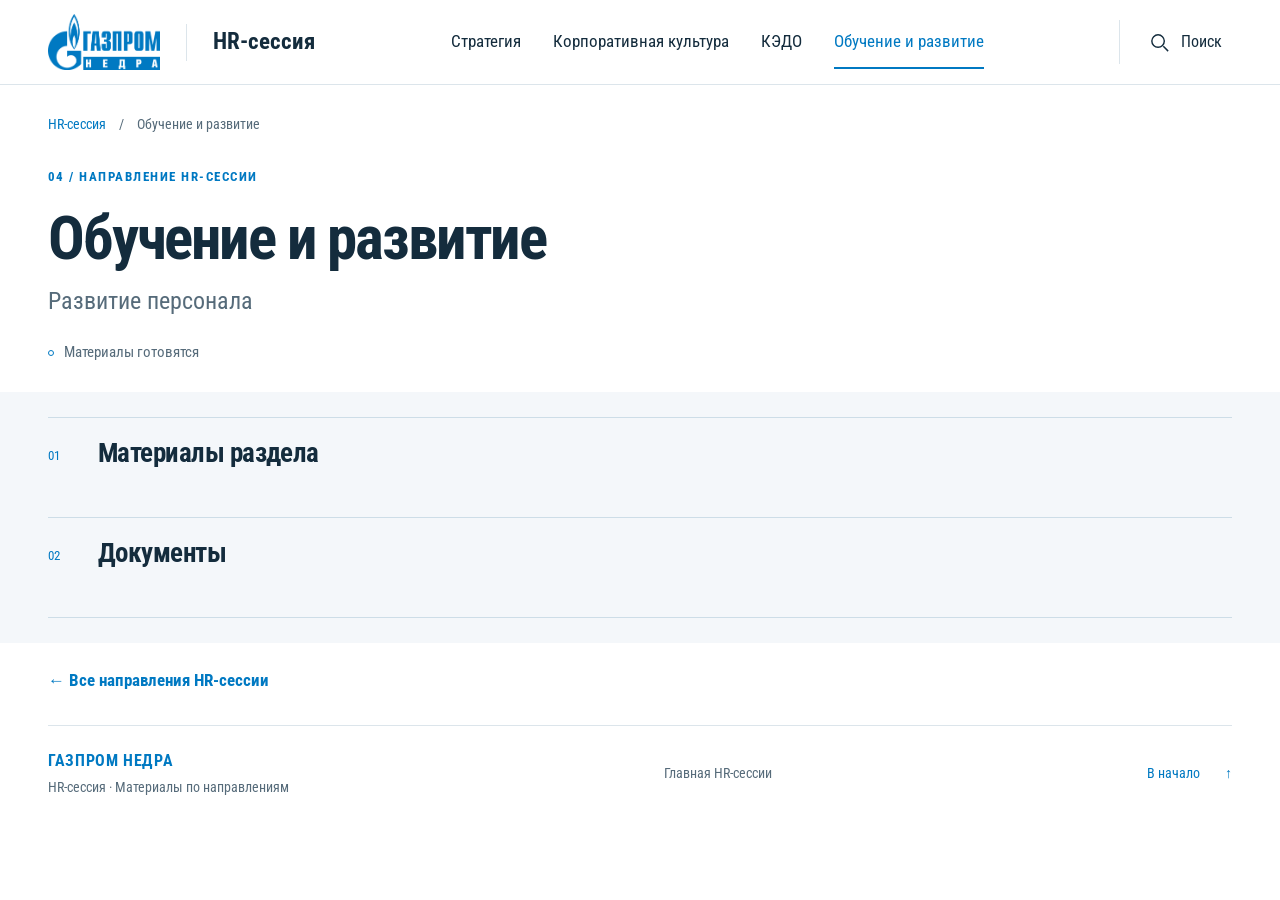
<file: docs/learning.html>
<!doctype html><html lang="ru"><head><meta charset="UTF-8"><meta name="viewport" content="width=device-width,initial-scale=1"><meta name="theme-color" content="#0079C2"><meta name="description" content="Раздел для материалов по обучению, компетенциям и развитию сотрудников."><title>Обучение и развитие · HR-сессия · Газпром недра</title><link rel="icon" href="assets/favicon.svg" type="image/svg+xml"><link rel="stylesheet" href="styles.css?v=11"><script src="content.js?v=11" defer></script><script src="app.js?v=11" defer></script></head><body class="topic-page"><a class="skip" href="#main">Перейти к содержанию</a><header class="header"><div class="shell header-inner"><a class="brand" href="index.html" aria-label="Газпром недра — главная HR-сессии"><img src="assets/logo.png" width="112" height="55" alt="Газпром недра"><span class="brand-sep"></span><span class="brand-title">HR-сессия</span></a><nav class="desktop-nav" aria-label="Главная навигация"><a href="strategy.html">Стратегия</a><a href="culture.html">Корпоративная культура</a><a href="kedo.html">КЭДО</a><a href="learning.html" aria-current="page">Обучение и развитие</a></nav><div class="header-actions"><button class="search-toggle icon-button" aria-label="Поиск по сайту"><svg viewBox="0 0 24 24" aria-hidden="true"><circle cx="10.5" cy="10.5" r="6.5"/><path d="m16 16 5 5"/></svg><span>Поиск</span></button><button class="menu-toggle icon-button" aria-expanded="false" aria-controls="mobile-nav" aria-label="Открыть меню"><svg viewBox="0 0 24 24" aria-hidden="true"><path d="M3 7h18M3 12h18M3 17h18"/></svg></button></div></div><nav id="mobile-nav" class="mobile-nav" aria-label="Мобильная навигация" hidden><a href="index.html">Главная HR-сессии</a><a href="strategy.html">Стратегия</a><a href="culture.html">Корпоративная культура</a><a href="kedo.html">КЭДО</a><a href="learning.html" aria-current="page">Обучение и развитие</a><a href="index.html#materials">Все материалы</a></nav></header><main id="main"><div class="shell breadcrumbs"><a href="index.html">HR-сессия</a><span aria-hidden="true">/</span><span aria-current="page">Обучение и развитие</span></div><section class="section shell topic-header"><p class="eyebrow blue">04 / НАПРАВЛЕНИЕ HR-СЕССИИ</p><h1>Обучение и развитие</h1><p class="topic-subtitle">Развитие персонала</p><p class="topic-status"><span class="note-dot"></span>Материалы готовятся</p></section><section class="section pale"><div class="shell topic-workspace"><div class="topic-content-place"><div class="empty-section"><span class="empty-number">01</span><div><h2>Материалы раздела</h2></div></div><div class="empty-section"><span class="empty-number">02</span><div><h2>Документы</h2></div></div></div></div></section><div class="shell topic-return"><a class="text-link" href="index.html#directions">← Все направления HR-сессии</a></div></main><footer><div class="shell footer-inner"><div><strong>ГАЗПРОМ НЕДРА</strong><span>HR-сессия · Материалы по направлениям</span></div><a href="index.html" class="footer-home">Главная HR-сессии</a><a href="#main" class="back-top">В начало <span aria-hidden="true">↑</span></a></div></footer><dialog id="search-dialog" aria-labelledby="search-title"><div class="search-head"><h2 id="search-title">Поиск по HR-сессии</h2><button class="icon-button close-search" aria-label="Закрыть поиск">×</button></div><label class="global-search-label" for="global-search">Направление, показатель или поручение</label><input id="global-search" type="search" placeholder="Например, кадровый резерв" autocomplete="off"><p id="search-status" class="search-status" aria-live="polite">Введите слово или фразу</p><div id="search-results"></div></dialog></body></html>
</file>
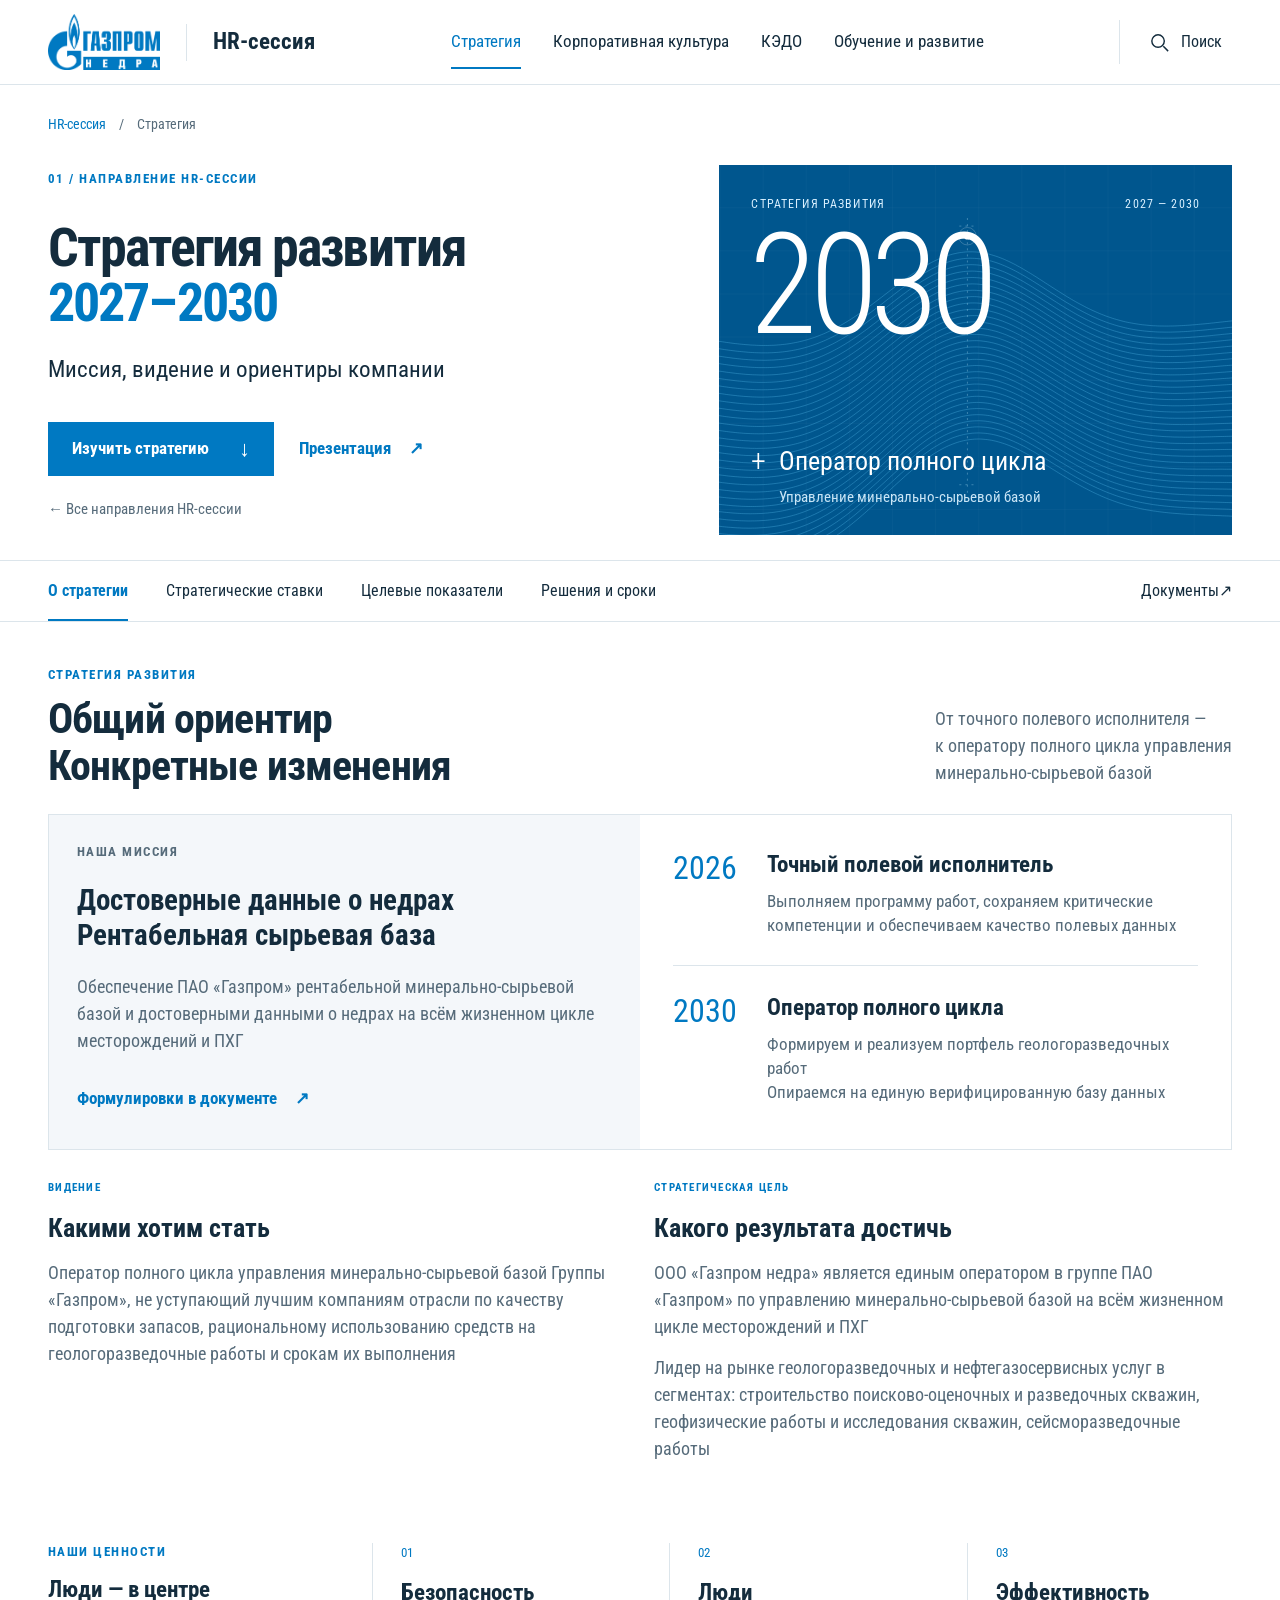
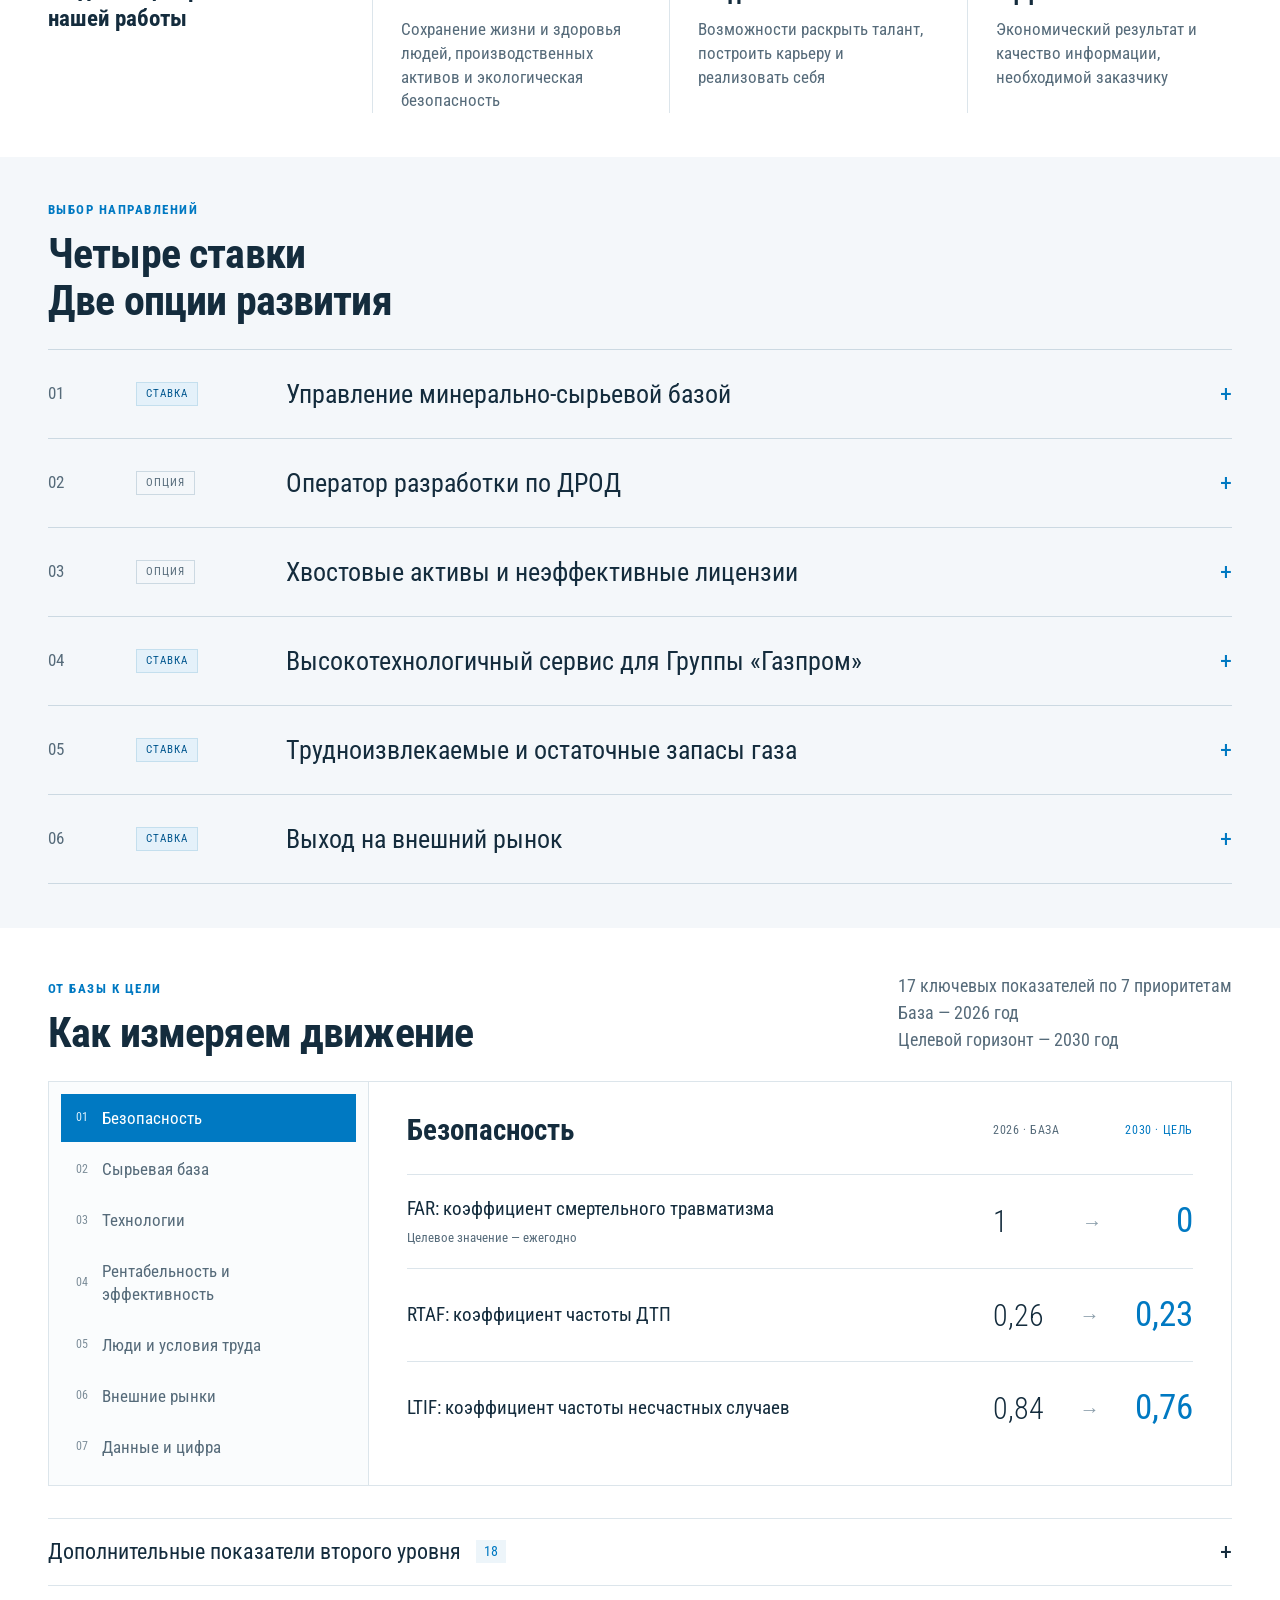
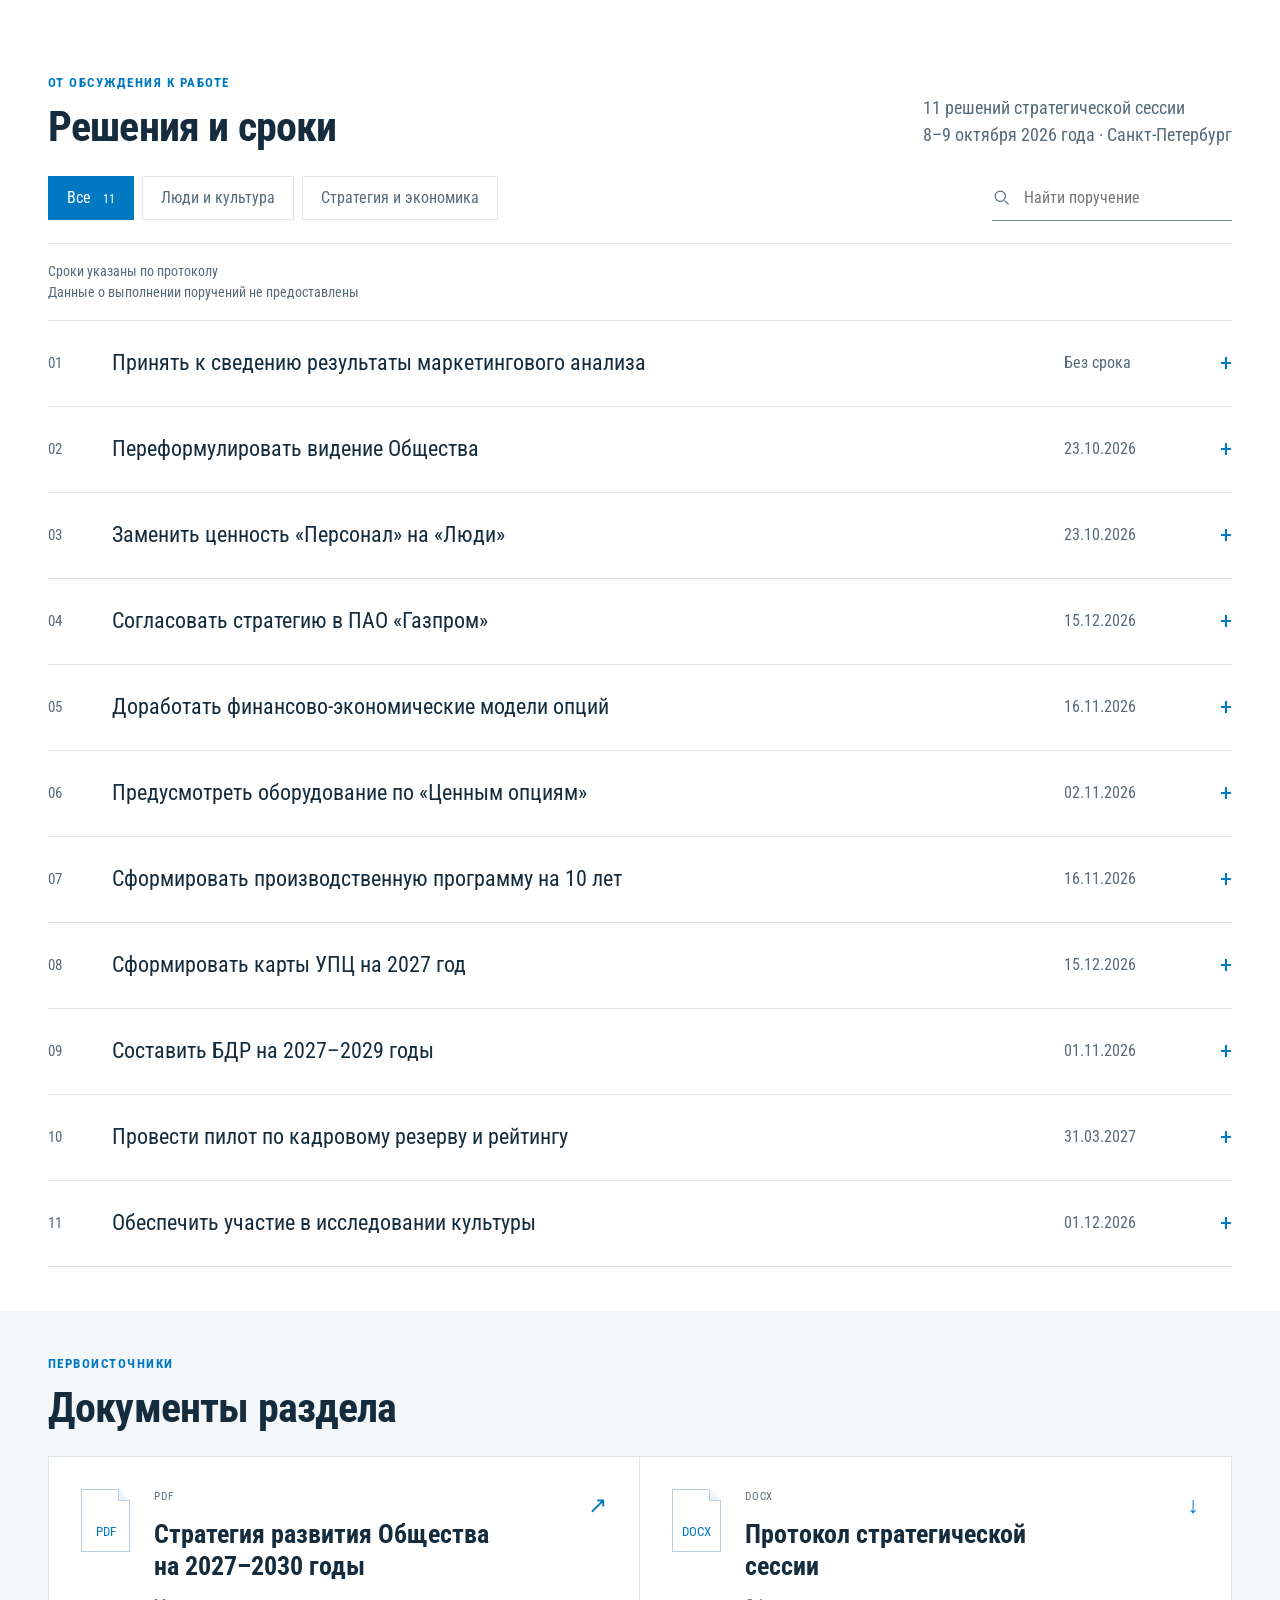
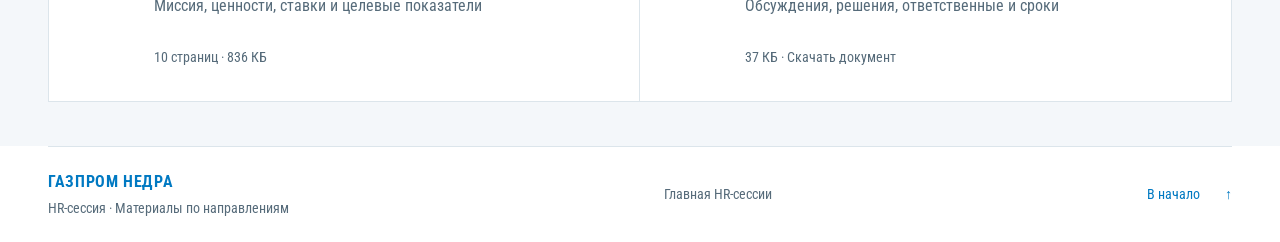
<file: docs/strategy.html>
<!doctype html><html lang="ru"><head><meta charset="UTF-8"><meta name="viewport" content="width=device-width,initial-scale=1"><meta name="theme-color" content="#0079C2"><meta name="description" content="Стратегия развития ООО «Газпром недра» на 2027–2030 годы: содержание по презентации, дополнения и поручения из протокола."><title>Стратегия 2027–2030 · HR-сессия · Газпром недра</title><link rel="icon" href="assets/favicon.svg" type="image/svg+xml"><link rel="stylesheet" href="styles.css?v=11"><script src="content.js?v=11" defer></script><script src="app.js?v=11" defer></script></head><body class="strategy-page"><a class="skip" href="#main">Перейти к содержанию</a><header class="header"><div class="shell header-inner"><a class="brand" href="index.html" aria-label="Газпром недра — главная HR-сессии"><img src="assets/logo.png" width="112" height="55" alt="Газпром недра"><span class="brand-sep"></span><span class="brand-title">HR-сессия</span></a><nav class="desktop-nav" aria-label="Главная навигация"><a href="strategy.html" aria-current="page">Стратегия</a><a href="culture.html">Корпоративная культура</a><a href="kedo.html">КЭДО</a><a href="learning.html">Обучение и развитие</a></nav><div class="header-actions"><button class="search-toggle icon-button" aria-label="Поиск по сайту"><svg viewBox="0 0 24 24" aria-hidden="true"><circle cx="10.5" cy="10.5" r="6.5"/><path d="m16 16 5 5"/></svg><span>Поиск</span></button><button class="menu-toggle icon-button" aria-expanded="false" aria-controls="mobile-nav" aria-label="Открыть меню"><svg viewBox="0 0 24 24" aria-hidden="true"><path d="M3 7h18M3 12h18M3 17h18"/></svg></button></div></div><nav id="mobile-nav" class="mobile-nav" aria-label="Мобильная навигация" hidden><a href="index.html">Главная HR-сессии</a><a href="strategy.html" aria-current="page">Стратегия</a><a href="culture.html">Корпоративная культура</a><a href="kedo.html">КЭДО</a><a href="learning.html">Обучение и развитие</a><a href="index.html#materials">Все материалы</a></nav></header><main id="main"><div class="shell breadcrumbs"><a href="index.html">HR-сессия</a><span aria-hidden="true">/</span><span aria-current="page">Стратегия</span></div><section class="hero shell strategy-hero" aria-labelledby="hero-title"><div class="hero-copy"><p class="eyebrow blue">01 / НАПРАВЛЕНИЕ HR-СЕССИИ</p><h1 id="hero-title">Стратегия развития<br><span>2027–2030</span></h1><p class="hero-lead">Миссия, видение и ориентиры компании</p><div class="hero-actions"><a class="button primary" href="#strategy">Изучить стратегию <span aria-hidden="true">↓</span></a><a class="text-link" href="assets/strategy-2027-2030.pdf" target="_blank" rel="noopener">Презентация <span aria-hidden="true">↗</span></a></div><a class="back-hub" href="index.html#directions">← Все направления HR-сессии</a></div><div class="hero-visual"><img src="assets/strata.svg" alt="" width="760" height="680"><div class="visual-top"><span>СТРАТЕГИЯ РАЗВИТИЯ</span><span>2027 — 2030</span></div><div class="visual-year">2030</div><div class="visual-bottom"><div class="cross" aria-hidden="true">+</div><div>Оператор полного цикла<span>Управление минерально-сырьевой базой</span></div></div></div></section><div class="section-nav-wrap"><nav class="section-nav shell" aria-label="Разделы стратегии"><a class="current" href="#strategy">О стратегии</a><a href="#bets">Стратегические ставки</a><a href="#indicators">Целевые показатели</a><a href="#decisions">Решения и сроки</a><a href="#documents">Документы <span aria-hidden="true">↗</span></a></nav></div>
<section id="strategy" class="section shell"><div class="section-heading"><div><p class="eyebrow blue">СТРАТЕГИЯ РАЗВИТИЯ</p><h2>Общий ориентир<br>Конкретные изменения</h2></div><p class="section-intro">От точного полевого исполнителя —<br>к оператору полного цикла управления<br>минерально-сырьевой базой</p></div>
<div class="mission-grid"><div class="mission"><p class="eyebrow">НАША МИССИЯ</p><h3>Достоверные данные о недрах<br>Рентабельная сырьевая база</h3><p>Обеспечение ПАО «Газпром» рентабельной минерально-сырьевой базой и достоверными данными о недрах на всём жизненном цикле месторождений и ПХГ</p><a class="text-link" href="assets/strategy-2027-2030.pdf#page=2" target="_blank" rel="noopener">Формулировки в документе <span aria-hidden="true">↗</span></a></div><div class="horizons"><article><span class="horizon-year">2026</span><div><h3>Точный полевой исполнитель</h3><p>Выполняем программу работ, сохраняем критические компетенции и обеспечиваем качество полевых данных</p></div></article><article><span class="horizon-year">2030</span><div><h3>Оператор полного цикла</h3><p>Формируем и реализуем портфель геологоразведочных работ<br>Опираемся на единую верифицированную базу данных</p></div></article></div></div>
<div class="vision-grid"><article><p class="eyebrow blue">ВИДЕНИЕ</p><h3>Какими хотим стать</h3><p>Оператор полного цикла управления минерально-сырьевой базой Группы «Газпром», не уступающий лучшим компаниям отрасли по качеству подготовки запасов, рациональному использованию средств на геологоразведочные работы и срокам их выполнения</p></article><article><p class="eyebrow blue">СТРАТЕГИЧЕСКАЯ ЦЕЛЬ</p><h3>Какого результата достичь</h3><p>ООО «Газпром недра» является единым оператором в группе ПАО «Газпром» по управлению минерально-сырьевой базой на всём жизненном цикле месторождений и ПХГ</p><p>Лидер на рынке геологоразведочных и нефтегазосервисных услуг в сегментах: строительство поисково-оценочных и разведочных скважин, геофизические работы и исследования скважин, сейсморазведочные работы</p></article></div>
<div class="values"><div class="values-title"><span class="eyebrow blue">НАШИ ЦЕННОСТИ</span><h3>Люди — в центре<br>нашей работы</h3></div><article><span class="line-icon" aria-hidden="true">01</span><h3>Безопасность</h3><p>Сохранение жизни и здоровья людей, производственных активов и экологическая безопасность</p></article><article><span class="line-icon" aria-hidden="true">02</span><h3>Люди</h3><p>Возможности раскрыть талант, построить карьеру и реализовать себя</p></article><article><span class="line-icon" aria-hidden="true">03</span><h3>Эффективность</h3><p>Экономический результат и качество информации, необходимой заказчику</p></article></div></section>
<section id="bets" class="section pale"><div class="shell"><div class="section-heading"><div><p class="eyebrow blue">ВЫБОР НАПРАВЛЕНИЙ</p><h2>Четыре ставки<br>Две опции развития</h2></div></div><div id="bets-list" class="bets-list"></div></div></section>
<section id="indicators" class="section shell"><div class="section-heading"><div><p class="eyebrow blue">ОТ БАЗЫ К ЦЕЛИ</p><h2>Как измеряем движение</h2></div><p class="section-intro">17 ключевых показателей по 7 приоритетам<br>База — 2026 год<br>Целевой горизонт — 2030 год</p></div><div class="indicator-layout"><div id="indicator-tabs" class="indicator-tabs" role="tablist" aria-label="Приоритеты стратегии" aria-orientation="vertical"></div><div id="indicator-panel" class="indicator-panel" role="tabpanel" tabindex="0"></div></div><details class="secondary-indicators"><summary>Дополнительные показатели второго уровня <span class="count">18</span><span class="plus" aria-hidden="true">+</span></summary><div class="table-scroll" role="region" aria-label="Дополнительные показатели — прокручиваемая таблица" tabindex="0"><table><thead><tr><th scope="col">Показатель</th><th scope="col">2026</th><th scope="col">2027</th><th scope="col">2028</th><th scope="col">2029</th><th scope="col">2030</th></tr></thead><tbody id="secondary-rows"></tbody></table></div><p class="table-note">* Расчёт эффективности оборудования автоматизируется в 1С:УП<br>Целевые типы культуры — на главной HR-сессии (раздел «Корпоративная культура»)<br>Доля внешнего рынка сейсморазведки: одна из четырёх партий при отсутствии объёмов в периметре ПАО «Газпром» и недозагрузке собственных мощностей</p></details></section>

<section id="decisions" class="section shell"><div class="section-heading"><div><p class="eyebrow blue">ОТ ОБСУЖДЕНИЯ К РАБОТЕ</p><h2>Решения и сроки</h2></div><p class="section-intro">11 решений стратегической сессии<br>8–9 октября 2026 года · Санкт-Петербург</p></div><div class="decision-toolbar"><div class="filter-group" role="group" aria-label="Фильтр поручений"><button class="filter active" data-filter="all" aria-pressed="true">Все <span>11</span></button><button class="filter" data-filter="people" aria-pressed="false">Люди и культура</button><button class="filter" data-filter="strategy" aria-pressed="false">Стратегия и экономика</button></div><label class="decision-search"><svg viewBox="0 0 24 24" aria-hidden="true"><circle cx="10.5" cy="10.5" r="6.5"/><path d="m16 16 5 5"/></svg><input id="decision-query" type="search" placeholder="Найти поручение" aria-label="Найти поручение"></label></div><p class="decision-disclaimer">Сроки указаны по протоколу<br>Данные о выполнении поручений не предоставлены</p><div id="decisions-list" class="decisions-list"></div><div id="decision-empty" class="empty" hidden>Поручения не найдены<br>Попробуйте другое слово или выберите «Все»</div></section>
<section id="documents" class="section documents"><div class="shell"><div class="section-heading"><div><p class="eyebrow blue">ПЕРВОИСТОЧНИКИ</p><h2>Документы раздела</h2></div></div><div class="document-grid"><a href="assets/strategy-2027-2030.pdf" target="_blank" rel="noopener" class="document"><span class="file-icon" aria-hidden="true">PDF</span><div><span class="document-meta">PDF</span><h3>Стратегия развития Общества<br>на 2027–2030 годы</h3><p>Миссия, ценности, ставки и целевые показатели</p><span class="document-size">10 страниц · 836 КБ</span></div><span class="document-arrow" aria-hidden="true">↗</span></a><a href="assets/session-protocol.docx" download class="document"><span class="file-icon" aria-hidden="true">DOCX</span><div><span class="document-meta">DOCX</span><h3>Протокол стратегической<br>сессии</h3><p>Обсуждения, решения, ответственные и сроки</p><span class="document-size">37 КБ · Скачать документ</span></div><span class="document-arrow" aria-hidden="true">↓</span></a></div></div></section>
</main><footer><div class="shell footer-inner"><div><strong>ГАЗПРОМ НЕДРА</strong><span>HR-сессия · Материалы по направлениям</span></div><a href="index.html" class="footer-home">Главная HR-сессии</a><a href="#main" class="back-top">В начало <span aria-hidden="true">↑</span></a></div></footer><dialog id="search-dialog" aria-labelledby="search-title"><div class="search-head"><h2 id="search-title">Поиск по HR-сессии</h2><button class="icon-button close-search" aria-label="Закрыть поиск">×</button></div><label class="global-search-label" for="global-search">Направление, показатель или поручение</label><input id="global-search" type="search" placeholder="Например, кадровый резерв" autocomplete="off"><p id="search-status" class="search-status" aria-live="polite">Введите слово или фразу</p><div id="search-results"></div></dialog></body></html>
</file>
<file: docs/styles.css>
@font-face{font-family:'Narrow Fallback';src:url('assets/narrow-fallback.woff') format('woff');font-weight:100 900;font-display:swap}
:root{--blue:#0079c2;--deep:#00568e;--ink:#142c3d;--muted:#566b7a;--line:#dce5eb;--pale:#f4f7fa;--font:'Arial Narrow','Narrow Fallback',Arial,sans-serif}
*{box-sizing:border-box}html{scroll-behavior:smooth;scroll-padding-top:155px}body{margin:0;color:var(--ink);font:18px/1.5 var(--font);background:#fff}button,input{font:inherit}button,a,input,summary{-webkit-tap-highlight-color:transparent}a{color:inherit;text-decoration:none}button{cursor:pointer}button:disabled{cursor:default}button,summary{touch-action:manipulation}a,button,summary,input{outline-offset:5px}a:focus-visible,button:focus-visible,summary:focus-visible,input:focus-visible,[tabindex]:focus-visible{outline:2px solid var(--blue)}img{max-width:100%;display:block}svg{fill:none;stroke:currentColor;stroke-width:1.5}.shell{width:min(1336px,calc(100% - 96px));margin:auto}.header{position:sticky;top:0;z-index:20;background:#fff;border-bottom:1px solid var(--line)}.header-inner{height:99px;display:flex;align-items:center;justify-content:space-between;gap:24px}.brand{display:flex;align-items:center;gap:26px;flex-shrink:0}.brand img{width:112px;height:auto}.brand-sep{height:37px;width:1px;background:var(--line)}.brand-title{font-size:23px;font-weight:700;line-height:1.2}.brand-title>span{display:block;font-size:13px;font-weight:400;color:var(--muted);margin-top:4px;letter-spacing:.02em}.desktop-nav{display:flex;gap:32px;align-items:center;font-size:17px}.desktop-nav a{padding:36px 0;position:relative}.desktop-nav a:after{content:'';position:absolute;bottom:22px;left:0;right:0;height:2px;background:var(--blue);transform:scaleX(0);transform-origin:left;transition:transform .2s}.desktop-nav a:hover:after{transform:scaleX(1)}.header-actions{display:flex;gap:8px}.icon-button{background:transparent;border:0;color:var(--ink);min-width:44px;min-height:44px;display:flex;gap:10px;align-items:center;justify-content:center;padding:10px}.icon-button svg{width:23px;height:23px}.search-toggle{border-left:1px solid var(--line);padding-left:28px;font-size:16px}.menu-toggle{display:none}.mobile-nav{background:#fff;border-top:1px solid var(--line);padding:8px 24px 20px}.mobile-nav a{display:block;padding:13px 0;border-bottom:1px solid var(--line)}.hero{display:grid;grid-template-columns:1fr 1fr;min-height:570px;padding-top:42px;padding-bottom:42px;gap:45px;align-items:stretch}.hero-copy{padding:22px 0 8px;display:flex;align-items:flex-start;flex-direction:column}.eyebrow{font-size:13px;line-height:1.4;letter-spacing:.115em;font-weight:700;margin:0 0 26px;display:flex;align-items:center;gap:10px}.blue{color:var(--blue)}.blue-dash{height:2px;width:28px;background:var(--blue);display:inline-block}h1{font-size:clamp(52px,5.1vw,78px);font-weight:700;line-height:1.02;letter-spacing:-.035em;margin:6px 0 24px}h1 span{color:var(--blue)}.hero-lead{font-size:24px;line-height:1.35;margin:0 0 17px}.hero-description{font-size:18px;color:var(--muted);line-height:1.45;margin:0}.hero-actions{display:flex;align-items:center;gap:25px;margin:30px 0 35px;flex-wrap:wrap}.button{min-height:50px;padding:13px 23px;display:inline-flex;align-items:center;gap:30px;border:1px solid var(--blue);font-size:17px;font-weight:700;transition:background .15s,color .15s}.primary{background:var(--blue);color:#fff}.primary:hover{background:var(--deep)}.button span{font-size:22px;line-height:1}.text-link{color:var(--blue);font-size:17px;font-weight:700;display:inline-flex;align-items:center;gap:18px;min-height:44px}.text-link:hover{text-decoration:underline;text-underline-offset:5px}.hero-note{display:flex;align-items:center;font-size:13px;gap:9px;color:var(--muted);margin-top:auto}.note-dot{width:6px;height:6px;border:1px solid var(--blue);border-radius:50%}.hero-visual{position:relative;overflow:hidden;min-height:495px;background:var(--deep);color:#fff}.hero-visual>img{position:absolute;width:100%;height:100%;object-fit:cover;inset:0}.visual-top{position:absolute;top:30px;left:32px;right:32px;display:flex;justify-content:space-between;font-size:12px;letter-spacing:.095em;color:#d9f0ff}.visual-year{position:absolute;top:58px;left:30px;font-size:clamp(110px,12.3vw,185px);line-height:1;font-weight:300;letter-spacing:-.055em}.year-plus{font-size:42px;vertical-align:top;display:inline-block;padding:13px 0 0 12px;font-weight:300;color:#75c8ed}.visual-bottom{position:absolute;bottom:27px;left:32px;right:32px;display:flex;align-items:flex-start;gap:13px}.cross{font-size:30px;font-weight:300;line-height:1}.visual-bottom>div:nth-child(2){font-size:26px;line-height:1.2}.visual-bottom div>span{display:block;font-size:15px;line-height:1.4;color:#c9e5f6;margin-top:10px}.visual-number{margin-left:auto;margin-top:auto;font-size:11px;letter-spacing:.08em;color:#b5d5e7}.topics-strip{display:grid;grid-template-columns:repeat(4,1fr);border:1px solid var(--line);margin-bottom:45px}.topic-cell{display:flex;align-items:flex-start;gap:14px;padding:22px 20px 22px;position:relative;min-height:105px;border-right:1px solid var(--line);transition:background .15s}.topic-cell:last-child{border-right:0}.topic-cell.active{background:var(--pale)}.topic-cell:hover{background:#eaf3f9}.topic-cell.active:before{content:'';position:absolute;top:-1px;left:-1px;right:-1px;height:3px;background:var(--blue)}.topic-n{font-size:13px;color:var(--blue);padding-top:3px}.topic-cell strong{font-size:18px;font-weight:700;display:block;line-height:1.2}.topic-cell small{display:block;color:var(--muted);font-size:14px;margin-top:8px;line-height:1.3}.topic-arrow{margin-left:auto;color:var(--blue);font-size:22px;line-height:1}.planned .topic-n,.planned .topic-arrow{color:#7a8c99}.section-nav-wrap{position:sticky;top:99px;z-index:15;background:#fff;border-top:1px solid var(--line);border-bottom:1px solid var(--line)}.section-nav{display:flex;gap:38px;align-items:center;overflow-x:auto;scrollbar-width:none}.section-nav::-webkit-scrollbar{display:none}.section-nav a{position:relative;white-space:nowrap;font-size:16px;padding:18px 0}.section-nav a.current{color:var(--blue);font-weight:700}.section-nav a.current:after{content:'';position:absolute;bottom:0;left:0;right:0;height:2px;background:var(--blue)}.section-nav a:last-child{margin-left:auto}.section{padding-top:79px;padding-bottom:79px}.section-heading{display:flex;justify-content:space-between;align-items:flex-end;gap:35px;margin-bottom:40px}.section-heading .eyebrow{margin-bottom:17px}h2{font-size:clamp(34px,3.3vw,48px);line-height:1.1;font-weight:700;letter-spacing:-.02em;margin:0}.section-intro{font-size:18px;line-height:1.5;color:var(--muted);margin:0 0 3px;max-width:430px}h3{font-size:24px;line-height:1.25;margin:0 0 14px;font-weight:700}.mission-grid{display:grid;grid-template-columns:1fr 1fr;border:1px solid var(--line)}.mission{background:var(--pale);padding:35px 40px}.mission .eyebrow{color:var(--muted);margin-bottom:22px}.mission h3{font-size:29px;line-height:1.2}.mission p:not(.eyebrow){color:var(--muted);max-width:470px;margin:20px 0}.mission .text-link{margin-top:3px}.horizons{padding:8px 33px}.horizons article{display:flex;gap:30px;padding:28px 0}.horizons article+article{border-top:1px solid var(--line)}.horizon-year{color:var(--blue);font-size:32px;line-height:1.1;font-weight:400}.horizons h3{font-size:23px;margin:0 0 10px}.horizons p{font-size:17px;color:var(--muted);line-height:1.4;margin:0}.source-note{border-bottom:1px solid var(--line);font-size:16px}.source-note summary{padding:15px 0;display:flex;align-items:center;gap:10px;color:var(--muted);min-height:50px;cursor:pointer;list-style:none}.source-note summary::-webkit-details-marker{display:none}.info-mark{border:1px solid #7a8c99;border-radius:50%;height:17px;width:17px;display:inline-flex;justify-content:center;align-items:center;flex-shrink:0;font-size:12px}.plus{margin-left:auto;font-size:24px;line-height:1;font-weight:400}details[open]>summary .plus{transform:rotate(45deg)}.source-note>p{color:var(--muted);margin:0 0 22px 27px;max-width:1060px}.values{display:grid;grid-template-columns:1.1fr 1fr 1fr 1fr;gap:32px;padding-top:55px}.values-title .eyebrow{margin-bottom:15px}.values-title h3{font-size:27px}.values article{border-left:1px solid var(--line);padding-left:28px}.line-icon{color:var(--blue);font-size:13px;display:block;margin-bottom:17px}.values h3{font-size:23px;margin-bottom:10px}.values p{font-size:17px;color:var(--muted);margin:0;line-height:1.4}.pale{background:var(--pale)}.bets-list{border-top:1px solid #ccd9e2}.bet{border-bottom:1px solid #ccd9e2}.bet summary{display:grid;grid-template-columns:68px 130px 1fr 35px;align-items:center;min-height:88px;cursor:pointer;list-style:none;padding:18px 0;gap:20px}.bet summary::-webkit-details-marker{display:none}.bet-n{font-size:17px;color:var(--muted)}.bet-label{font-size:11px;letter-spacing:.09em;border:1px solid #ccd9e2;padding:4px 9px;width:max-content;line-height:1.3;color:var(--muted)}.bet-label.core{background:#e4f1fa;color:var(--deep);border-color:#c4dfee}.bet h3{font-size:26px;margin:0;font-weight:400}.bet .plus{color:var(--blue)}.bet[open] h3{color:var(--blue)}.bet p{padding:0 50px 25px 238px;color:var(--muted);max-width:1000px;margin:0;font-size:19px}.source-caption{font-size:14px;line-height:1.45;color:var(--muted);margin:20px 0 0}.indicator-layout{display:grid;grid-template-columns:320px 1fr;border:1px solid var(--line);min-height:350px}.indicator-tabs{border-right:1px solid var(--line);padding:12px;background:#fafcfd;display:flex;flex-direction:column;align-items:stretch;gap:3px}.indicator-tabs button{border:0;background:transparent;color:var(--muted);text-align:left;display:flex;align-items:center;gap:14px;padding:13px 15px;font-size:17px;line-height:1.3;min-height:48px}.indicator-tabs button span{font-size:12px;color:#7c8d99}.indicator-tabs button[aria-selected=true]{background:var(--blue);color:#fff}.indicator-tabs button[aria-selected=true] span{color:#d9effc}.indicator-tabs button:hover:not([aria-selected=true]){background:#eaf2f8}.indicator-panel{padding:30px 38px;min-width:0}.panel-heading{display:flex;justify-content:space-between;align-items:center;gap:20px;margin-bottom:26px}.panel-heading h3{font-size:29px;margin:0}.panel-heading>span{font-size:12px;letter-spacing:.05em;color:var(--muted)}.metric{padding:20px 0;border-top:1px solid var(--line);display:grid;grid-template-columns:minmax(180px,1fr) 200px;gap:30px;align-items:center}.metric h4{font-size:19px;font-weight:400;line-height:1.35;margin:0}.metric small{display:block;font-size:13px;color:var(--muted);line-height:1.4;margin-top:6px}.metric-values{display:flex;align-items:center;gap:15px;justify-content:space-between}.metric-values>span{font-size:30px;font-weight:300}.metric-values .metric-arrow{font-size:20px;color:#8c9fac}.metric-values>strong{font-size:35px;color:var(--blue);font-weight:400;text-align:right}.metric-values.word>span,.metric-values.word>strong{font-size:23px}.year-labels{display:flex;justify-content:space-between;width:200px;flex-shrink:0;color:var(--muted);font-size:12px;letter-spacing:.05em}.year-labels span:last-child{color:var(--blue)}.secondary-indicators{margin-top:32px;border-top:1px solid var(--line);border-bottom:1px solid var(--line)}.secondary-indicators summary{min-height:66px;display:flex;align-items:center;gap:15px;cursor:pointer;list-style:none;font-size:22px}.secondary-indicators summary::-webkit-details-marker{display:none}.count{color:var(--blue);font-size:14px;background:#edf5fa;padding:1px 8px}.table-note{font-size:15px;color:var(--muted);margin:0 0 20px;max-width:1000px}.table-scroll{overflow:auto;margin-bottom:20px}table{width:100%;border-collapse:collapse;font-size:16px;min-width:760px}th,td{padding:14px 16px;border-bottom:1px solid var(--line);text-align:left;vertical-align:top}th{font-weight:700;background:var(--pale)}td:not(:first-child){white-space:nowrap}td:first-child{min-width:300px;max-width:560px}td:last-child{color:var(--blue);font-weight:700}.culture{background:var(--deep);color:#fff}.culture .section-intro{color:#c3ddec}.culture .eyebrow{color:#bad9ec}.culture-grid{display:grid;grid-template-columns:1fr 1.1fr;gap:75px}.culture-target .eyebrow{margin-bottom:20px;font-size:12px}.culture-stats{display:flex;gap:65px}.culture-stats strong{font-size:79px;line-height:1;font-weight:300;letter-spacing:-.03em}.culture-stats strong span{font-size:30px;margin-left:3px}.culture-stats p{font-size:17px;margin:10px 0 0}.culture-footnote{font-size:15px;color:#c3ddec;max-width:390px;line-height:1.5;margin:24px 0 16px}.light-link{font-size:17px;display:inline-flex;min-height:44px;align-items:center;gap:30px;border-bottom:1px solid #6ba1c2}.culture-row{border-top:1px solid #4684aa;padding:20px 0}.culture-row:last-child{border-bottom:1px solid #4684aa}.culture-row h3{font-size:22px;margin-bottom:8px}.culture-row p{display:grid;grid-template-columns:1fr 24px 1fr;gap:20px;font-size:16px;color:#c3ddec;margin:0}.culture-row strong{font-weight:400;color:#fff}.culture .source-caption{color:#b7d2e3;margin-top:35px}.culture a:focus-visible{outline-color:#fff}.decision-toolbar{display:flex;justify-content:space-between;align-items:center;gap:30px;border-bottom:1px solid var(--line);padding-bottom:22px}.filter-group{display:flex;gap:8px;flex-wrap:wrap}.filter{border:1px solid var(--line);background:#fff;padding:11px 18px;line-height:1.3;font-size:16px;color:var(--muted);min-height:44px}.filter.active{background:var(--blue);color:#fff;border-color:var(--blue)}.filter>span{font-size:12px;margin-left:8px}.filter:hover:not(.active){border-color:var(--blue);color:var(--blue)}.decision-search{display:flex;align-items:center;gap:9px;min-width:240px;border-bottom:1px solid #7a8c99}.decision-search svg{width:19px;height:19px;flex-shrink:0;color:var(--muted)}.decision-search input{width:100%;border:0;background:#fff;min-height:44px;font-size:16px;outline-offset:0;padding:7px 4px;color:var(--ink)}.decision-disclaimer{font-size:14px;color:var(--muted);margin:17px 0}.decisions-list{border-top:1px solid var(--line)}.decision{border-bottom:1px solid var(--line);scroll-margin-top:175px}.decision summary{display:grid;grid-template-columns:40px 1fr 120px 24px;gap:24px;align-items:center;padding:22px 0;min-height:85px;cursor:pointer;list-style:none}.decision summary::-webkit-details-marker{display:none}.decision-num{font-size:15px;color:var(--muted)}.decision-title{font-size:22px;line-height:1.3}.decision time,.decision .no-date{font-size:16px;color:var(--muted);white-space:nowrap}.decision .plus{color:var(--blue)}.decision-content{padding:0 60px 25px 64px;max-width:1060px}.decision-content>p{margin:0 0 20px;font-size:18px;color:var(--muted)}.decision-meta{display:grid;grid-template-columns:120px 1fr;font-size:16px;gap:15px;margin:0}.decision-meta dt{color:var(--muted)}.decision-meta dd{margin:0;line-height:1.5}.decision[open] .decision-title{color:var(--blue)}.decision.highlight{background:#f0f7fc}.empty{padding:35px;background:var(--pale);color:var(--muted)}.documents{background:var(--pale)}.document-grid{display:grid;grid-template-columns:1fr 1fr;border:1px solid var(--line)}.document{padding:32px;display:flex;align-items:flex-start;gap:24px;background:#fff;transition:background .15s}.document:first-child{border-right:1px solid var(--line)}.document:hover{background:#edf5fa}.file-icon{border:1px solid #b7cfdf;width:49px;height:63px;display:flex;align-items:flex-end;justify-content:center;padding-bottom:10px;font-size:13px;color:var(--blue);flex-shrink:0;position:relative}.file-icon:before{content:'';position:absolute;right:-1px;top:-1px;width:11px;height:11px;background:linear-gradient(45deg,#edf5fa 50%,#fff 50%);border-left:1px solid #b7cfdf;border-bottom:1px solid #b7cfdf}.document-meta{font-size:11px;letter-spacing:.07em;color:var(--muted);display:block;margin-bottom:12px}.document h3{font-size:26px;margin-bottom:12px}.document p{color:var(--muted);font-size:16px;line-height:1.4;margin:0 0 25px}.document-size{color:var(--muted);font-size:14px}.document-arrow{margin-left:auto;color:var(--blue);font-size:23px}.next-topics{display:grid;grid-template-columns:1fr 1.5fr;gap:65px}.next-topics h2{font-size:38px}.next-topics p:not(.eyebrow){font-size:17px;color:var(--muted);margin-bottom:0}.next-topics .eyebrow{margin-bottom:18px}.upcoming-list{border-top:1px solid var(--line)}.upcoming-list article{display:flex;gap:20px;align-items:flex-start;border-bottom:1px solid var(--line);padding:26px 0}.upcoming-list article>span:first-child{font-size:13px;color:var(--blue);padding-top:4px}.upcoming-list h3{font-size:23px;margin-bottom:5px}.upcoming-list p{margin-top:0;font-size:15px!important}.status-label{font-size:12px;line-height:1.4;color:var(--muted);margin-left:auto;max-width:110px;padding:4px 0}.footer-inner{border-top:1px solid var(--line);padding:33px 0;display:flex;justify-content:space-between;align-items:center;gap:30px;font-size:14px}.footer-inner>div strong{font-size:16px;letter-spacing:.04em;display:block;color:var(--blue)}.footer-inner>div>span{display:block;color:var(--muted);margin-top:4px}.back-top{display:flex;align-items:center;gap:25px;min-height:44px;color:var(--blue)}.footer-date{color:var(--muted)}.skip{position:fixed;top:10px;left:20px;transform:translateY(-200%);z-index:100;background:#fff;padding:10px 20px;border:2px solid var(--blue)}.skip:focus{transform:translateY(0)}.sr-only{position:absolute;width:1px;height:1px;padding:0;overflow:hidden;clip:rect(0,0,0,0);white-space:nowrap;border:0}[hidden]{display:none!important}dialog{width:min(700px,calc(100% - 32px));border:1px solid var(--line);padding:30px;max-height:85dvh;color:var(--ink);margin:8vh auto auto;overflow:auto}dialog::backdrop{background:rgba(13,35,50,.6)}.search-head{display:flex;justify-content:space-between;align-items:center;margin-bottom:23px}.search-head h2{font-size:30px}.close-search{font-size:32px;font-weight:300}.global-search-label{font-size:16px;color:var(--muted);display:block;margin-bottom:8px}#global-search{width:100%;border:1px solid #a8bbc8;padding:12px 15px;font-size:20px;min-height:52px;border-radius:0;color:var(--ink);background:#fff}.search-status{font-size:15px;color:var(--muted);margin:20px 0 12px}.search-result{display:block;padding:17px 0;border-top:1px solid var(--line)}.search-result small{font-size:12px;color:var(--blue);display:block;letter-spacing:.04em}.search-result strong{font-size:22px;line-height:1.25;display:block;font-weight:400;margin-top:5px}.search-result:hover strong{color:var(--blue)}
@media(min-width:1600px){.shell{width:1336px}.hero{min-height:620px}.hero-visual{min-height:530px}.visual-year{font-size:185px}}
@media(max-width:1180px){.shell{width:calc(100% - 64px)}.desktop-nav{gap:20px}.brand{gap:18px}.brand-title{font-size:21px}.desktop-nav{font-size:16px}.search-toggle span{display:none}.search-toggle{padding-left:16px}.hero{gap:30px}.hero-copy{padding-top:15px}h1{font-size:65px}.hero-lead{font-size:22px}.hero-actions{gap:14px}.topic-cell{padding:20px 15px;gap:10px}.topic-cell strong{font-size:17px}.topic-cell small{font-size:13px}.section-nav{gap:29px}.mission{padding:30px}.horizons{padding:5px 25px}.horizons article{gap:22px}.values{gap:22px}.values article{padding-left:22px}.indicator-layout{grid-template-columns:270px 1fr}.indicator-panel{padding:28px}.metric{grid-template-columns:1fr 170px;gap:20px}.year-labels{width:170px}.metric-values>span{font-size:26px}.metric-values>strong{font-size:31px}.culture-grid{gap:45px}.culture-stats{gap:40px}.decision-toolbar{gap:20px}.filter{padding:11px 13px}.decision-search{min-width:210px}.document{padding:27px;gap:18px}.document h3{font-size:23px}.next-topics{gap:45px}.upcoming-list h3{font-size:21px}}
@media(max-width:960px){.desktop-nav{display:none}.menu-toggle{display:flex}.header-inner{height:85px}.section-nav-wrap{top:85px}html{scroll-padding-top:150px}.hero{gap:25px;padding-top:28px;padding-bottom:30px;min-height:510px}.hero-visual{min-height:460px}h1{font-size:56px}.hero-lead{font-size:21px}.hero .eyebrow{font-size:11px}.hero-actions{margin:25px 0}.hero-description{font-size:17px}.hero-note{font-size:11px}.hero .button{padding:12px 16px;gap:18px}.hero-actions .text-link{font-size:16px}.visual-top{left:24px;right:24px;font-size:10px}.visual-year{left:22px;top:75px;font-size:115px}.visual-bottom{left:22px;right:22px;gap:9px}.visual-bottom>div:nth-child(2){font-size:23px}.visual-number{display:none}.topics-strip{grid-template-columns:1fr 1fr}.topic-cell:nth-child(2){border-right:0}.topic-cell:nth-child(-n+2){border-bottom:1px solid var(--line)}.topic-cell{min-height:95px}.section-nav{gap:28px}.section-nav a{font-size:15px}.section-heading{gap:25px}.section-intro{font-size:17px;max-width:340px}.section-intro br{display:none}.mission-grid{grid-template-columns:1fr}.mission p:not(.eyebrow){max-width:100%}.horizons{display:grid;grid-template-columns:1fr 1fr;gap:28px;padding:0 28px}.horizons article{display:block;padding:28px 0}.horizons article+article{border-top:0}.horizon-year{display:block;margin-bottom:15px}.values{grid-template-columns:1fr 1fr;row-gap:35px}.values article:nth-child(3){padding-left:0;border-left:0}.values-title h3{font-size:29px}.bet summary{grid-template-columns:36px 95px 1fr 24px;gap:15px}.bet h3{font-size:23px}.bet p{padding-left:161px;font-size:18px}.indicator-layout{grid-template-columns:220px 1fr}.indicator-tabs{padding:8px}.indicator-tabs button{font-size:16px;padding:12px;gap:10px}.indicator-panel{padding:24px}.panel-heading h3{font-size:24px}.metric{display:block}.metric h4{font-size:18px;margin-bottom:17px}.metric-values{max-width:240px}.year-labels{width:auto;gap:15px;font-size:11px;flex-direction:column}.culture-grid{grid-template-columns:1fr;gap:36px}.culture-target{max-width:550px}.culture-stats{gap:80px}.culture-footnote{max-width:100%}.decision-toolbar{align-items:flex-start;flex-direction:column;gap:17px}.decision-search{width:100%}.document-grid{grid-template-columns:1fr}.document:first-child{border-right:0;border-bottom:1px solid var(--line)}.document h3 br{display:none}.next-topics{grid-template-columns:1fr;gap:30px}.next-topics h2 br{display:none}.footer-date{display:none}}
@media(max-width:640px){html{scroll-padding-top:132px}.shell{width:calc(100% - 40px)}body{font-size:17px}.header-inner{height:77px;gap:12px}.brand{gap:14px}.brand img{width:90px}.brand-sep{height:29px}.brand-title{font-size:20px}.brand-title>span{font-size:11px;margin-top:3px}.header-actions{gap:0}.search-toggle{border-left:0;padding:10px;min-width:40px}.menu-toggle{padding:8px;min-width:40px}.header-actions svg{width:21px}.hero{display:flex;flex-direction:column;gap:27px;padding-top:28px;padding-bottom:28px}.hero-copy{padding:0}.eyebrow{font-size:11px;letter-spacing:.1em;margin-bottom:21px}.hero .eyebrow{font-size:11px}.blue-dash{width:22px}h1{font-size:clamp(46px,12.6vw,69px);line-height:1.03;letter-spacing:-.03em;margin:0 0 21px}.hero-lead{font-size:21px;margin-bottom:12px;line-height:1.35}.hero-description{font-size:16px}.hero-description br{display:none}.hero-actions{margin:24px 0;gap:18px}.hero .button{font-size:16px;gap:25px;padding:13px 16px}.hero-actions .text-link{font-size:16px;gap:10px}.hero-note{font-size:11px;gap:7px}.hero-visual{min-height:310px}.hero-visual>img{object-position:center 52%}.visual-top{top:21px;left:22px;right:22px;font-size:10px}.visual-year{font-size:117px;left:18px;top:49px}.year-plus{font-size:28px;padding-top:8px}.visual-bottom{bottom:23px;left:22px;right:22px}.visual-bottom>div:nth-child(2){font-size:25px}.visual-bottom div>span{font-size:13px;margin-top:6px}.visual-bottom div>span br{display:none}.visual-bottom .cross{font-size:24px}.topics-strip{margin-bottom:28px}.topic-cell{padding:18px 13px;gap:8px;min-height:110px}.topic-cell strong{font-size:17px}.topic-cell small{font-size:12px;line-height:1.3;margin-top:7px}.topic-n{font-size:11px}.topic-arrow{display:none}.topic-cell.planned{min-height:100px}.section-nav-wrap{top:77px}.section-nav{gap:26px;width:100%;padding:0 20px}.section-nav a{font-size:15px;padding:15px 0}.section{padding-top:48px;padding-bottom:48px}.section-heading{display:block;margin-bottom:28px}.section-heading .eyebrow{margin-bottom:15px}h2{font-size:35px;line-height:1.1}.section-intro{font-size:17px;margin-top:19px;max-width:100%}.mission{padding:26px 23px}.mission h3{font-size:26px}.mission h3 br{display:none}.mission .eyebrow{margin-bottom:17px}.mission p:not(.eyebrow){font-size:17px;line-height:1.45;margin:17px 0}.mission .text-link{font-size:16px;gap:20px}.horizons{display:block;padding:0 23px}.horizons article{display:flex;gap:20px;padding:25px 0}.horizons article+article{border-top:1px solid var(--line)}.horizon-year{font-size:27px;line-height:1.1;margin:0}.horizons h3{font-size:21px}.horizons p{font-size:16px}.source-note{font-size:15px}.source-note summary{font-size:14px;gap:8px;padding:15px 0}.source-note>p{margin-left:0;font-size:15px;line-height:1.5}.values{padding-top:32px;gap:28px 22px}.values-title h3{font-size:25px}.values-title h3 br{display:none}.values-title .eyebrow{font-size:10px}.values article{padding-left:20px}.values h3{font-size:22px}.values p{font-size:16px}.line-icon{margin-bottom:12px}.bet summary{grid-template-columns:24px 1fr 22px;gap:12px;padding:20px 0;min-height:108px}.bet-n{font-size:13px;grid-row:1/3;align-self:start;margin-top:4px}.bet-label{font-size:9px;grid-column:2;grid-row:1;padding:3px 7px}.bet h3{grid-column:2;grid-row:2;font-size:22px;line-height:1.2;margin-top:-3px}.bet .plus{grid-column:3;grid-row:1/3}.bet p{padding:0 0 23px 36px;font-size:17px}.source-caption{font-size:12px;margin-top:17px}.indicator-layout{display:block;border:0}.indicator-tabs{display:flex;flex-direction:row;overflow:auto;border-right:0;border-bottom:1px solid var(--line);background:#fff;padding:0 0 15px;gap:7px;scrollbar-width:thin}.indicator-tabs button{white-space:nowrap;border:1px solid var(--line);font-size:16px;padding:12px 15px;min-height:44px}.indicator-tabs button span{display:none}.indicator-panel{border:1px solid var(--line);border-top:0;padding:24px}.panel-heading{gap:18px;margin-bottom:23px}.panel-heading h3{font-size:25px}.year-labels{font-size:11px;line-height:1.3;gap:2px}.metric{padding:19px 0}.metric:last-child{padding-bottom:0}.metric h4{font-size:19px;margin:0 0 13px}.metric-values{max-width:100%;justify-content:flex-start;gap:25px}.metric-values>span{font-size:32px}.metric-values>strong{font-size:39px}.metric-values.word>span,.metric-values.word>strong{font-size:26px}.metric small{font-size:13px}.secondary-indicators{margin-top:24px}.secondary-indicators summary{font-size:20px;line-height:1.2;min-height:80px;gap:10px}.secondary-indicators .count{margin-left:auto}.secondary-indicators .plus{margin-left:8px}.table-note{font-size:13px}.culture-stats{gap:45px}.culture-stats strong{font-size:71px}.culture-stats p{font-size:16px;line-height:1.25}.culture-footnote{font-size:14px}.culture-grid{gap:30px}.culture-row{padding:18px 0}.culture-row h3{font-size:21px}.culture-row p{font-size:15px;gap:15px;grid-template-columns:1fr 14px 1fr}.culture .source-caption{margin-top:24px}.decision-toolbar{padding-bottom:17px;gap:17px}.filter-group{gap:7px}.filter{font-size:14px;padding:11px 12px}.filter>span{font-size:10px;margin-left:5px}.decision-disclaimer{font-size:13px;line-height:1.4}.decision summary{grid-template-columns:26px 1fr 20px;gap:10px 13px;padding:20px 0}.decision-num{grid-column:1;grid-row:1/3;align-self:start;font-size:13px;margin-top:4px}.decision-title{grid-column:2;grid-row:1;font-size:21px;line-height:1.25}.decision time,.decision .no-date{grid-column:2;grid-row:2;font-size:14px}.decision .plus{grid-column:3;grid-row:1/3}.decision-content{padding:0 5px 23px 39px}.decision-content>p{font-size:16px;margin-bottom:16px}.decision-meta{display:block;font-size:15px}.decision-meta dt{margin-bottom:7px;font-size:13px}.decision-meta dd{line-height:1.4}.document{padding:23px 19px;gap:16px}.file-icon{width:40px;height:54px;font-size:11px}.document-meta{font-size:9px;margin-bottom:12px}.document h3{font-size:23px;line-height:1.2}.document p{font-size:15px;margin-bottom:18px}.document-size{font-size:12px}.document-arrow{font-size:20px}.next-topics{gap:28px}.next-topics h2{font-size:34px}.next-topics p:not(.eyebrow){font-size:16px}.upcoming-list article{flex-wrap:wrap;gap:8px 14px;padding:22px 0}.upcoming-list article>span:first-child{width:18px;flex-shrink:0}.upcoming-list article>div{width:calc(100% - 32px)}.upcoming-list h3{font-size:22px}.status-label{margin-left:32px;max-width:100%;font-size:11px}.footer-inner{padding:24px 0;gap:20px;font-size:12px}.footer-inner>div strong{font-size:14px}.footer-inner>div>span{max-width:190px}.back-top{gap:12px;white-space:nowrap}dialog{padding:22px;margin:4dvh auto auto;max-height:90dvh}.search-head h2{font-size:27px}.search-head{gap:15px;margin-bottom:17px}.global-search-label{font-size:14px}#global-search{font-size:18px}.search-result strong{font-size:20px}.search-result{padding:16px 0}}
@media(prefers-reduced-motion:reduce){html{scroll-behavior:auto}*,*:before,*:after{transition:none!important;animation:none!important}}
@media print{.header,.section-nav-wrap,.hero-actions,.topics-strip,.decision-toolbar,.next-topics,footer,dialog{display:none!important}.shell{width:100%}.section{padding:25px 0;break-inside:avoid}.hero{min-height:0;padding:0;grid-template-columns:1fr}.hero-visual{display:none}.hero-note{margin:20px 0}.culture{background:#fff;color:var(--ink)}.culture p,.culture .section-intro,.culture .eyebrow,.culture strong{color:var(--ink)}details>*{display:block!important}}

/* Long ranges keep their values readable within the indicator panel. */
.metric-values.range{flex-wrap:wrap;gap:4px 12px}.metric-values.range>span:not(.metric-arrow){font-size:23px}.metric-values.range>strong{font-size:28px}.metric-values.range>.metric-arrow{font-size:18px}
@media(max-width:640px){.metric-values.range{flex-wrap:nowrap;gap:15px}.metric-values.range>span:not(.metric-arrow){font-size:26px}.metric-values.range>strong{font-size:31px}}
.metric-values.word{flex-wrap:wrap;gap:6px 14px}
@media(max-width:380px){.header-inner{gap:8px}.brand{gap:10px}.brand img{width:80px}.brand-title{font-size:18px}.brand-title>span{font-size:10px}.brand-sep{height:26px}.topic-cell{display:block}.topic-n{display:block;margin:0 0 7px;padding:0}.topic-cell strong{font-size:16px}.values{grid-template-columns:1fr}.values article{border-left:0;padding:20px 0 0;border-top:1px solid var(--line)}.values article:nth-child(3){padding-top:20px}.values-title h3 br{display:none}.metric-values.range{gap:10px;flex-wrap:wrap}.metric-values.range>span:not(.metric-arrow){font-size:23px}.metric-values.range>strong{font-size:28px}}
/* HR-session hub: each topic has its own page and content area. */
.desktop-nav a[aria-current=page]{color:var(--blue)}.desktop-nav a[aria-current=page]:after{transform:scaleX(1)}.brand img{object-fit:contain;background:transparent}.portal-hero{grid-template-columns:1.12fr .88fr;min-height:520px;padding-top:38px;padding-bottom:38px}.portal-hero .hero-copy{padding-top:20px;padding-bottom:20px}.portal-hero h1{font-size:clamp(55px,5vw,76px)}.portal-hero .hero-actions{margin-bottom:0}.portal-visual{background:var(--deep);position:relative;color:#fff;min-height:440px;overflow:hidden;padding:28px 32px;display:flex;flex-direction:column}.portal-visual:after{content:'';width:390px;height:390px;position:absolute;border:1px solid #3f8db8;border-radius:50%;right:-230px;top:10px;pointer-events:none}.portal-visual-label{font-size:11px;letter-spacing:.12em;display:flex;align-items:center;justify-content:space-between;color:#c8e4f4;gap:15px}.portal-letters{font-size:clamp(125px,13vw,185px);line-height:1.05;font-weight:300;letter-spacing:-.045em;margin-top:10px}.portal-letters>span{color:#7dc9ee;font-size:50px;vertical-align:top;display:inline-block;padding-top:18px;padding-left:12px}.portal-visual-topics{margin-top:auto;display:grid;grid-template-columns:1fr 1fr;gap:0 24px;position:relative;z-index:1}.portal-visual-topics>span{border-top:1px solid #4e92ba;padding:12px 0;font-size:16px;line-height:1.3;display:flex;gap:15px;align-items:flex-start}.portal-visual-topics i{font-style:normal;font-size:10px;color:#badcec;padding-top:3px}.portal-directions{background:var(--pale);padding-top:65px}.directions-grid{display:grid;grid-template-columns:1fr 1fr;border:1px solid var(--line)}.direction-card{background:#fff;padding:30px 34px 26px;min-height:285px;display:flex;flex-direction:column;border-right:1px solid var(--line);border-bottom:1px solid var(--line);transition:background .15s}.direction-card:nth-child(even){border-right:0}.direction-card:nth-child(n+3){border-bottom:0}.direction-card:hover{background:#eaf4fb}.direction-card.ready{background:#eaf4fb}.direction-card.ready:hover{background:#e1eff9}.direction-top{display:flex;align-items:center;gap:15px;justify-content:space-between;margin-bottom:25px}.direction-number{font-size:14px;color:var(--blue)}.direction-status{font-size:12px;color:var(--muted);line-height:1.3}.ready .direction-status{color:var(--deep)}.direction-card h3{font-size:32px;margin:0 0 5px;line-height:1.12}.direction-subtitle{color:var(--blue);font-size:17px;margin:0 0 15px}.direction-description{font-size:17px;line-height:1.45;color:var(--muted);margin:0 0 20px;max-width:420px}.direction-bottom{display:flex;align-items:center;justify-content:space-between;gap:20px;color:var(--blue);font-size:17px;margin-top:auto;padding-top:15px;border-top:1px solid #d0e0eb}.direction-bottom>span:last-child{font-size:24px;line-height:1}.portal-materials .section-intro{max-width:420px}.materials-index{border-top:1px solid var(--line)}.materials-index>a{display:grid;grid-template-columns:45px 1fr 160px 30px;align-items:center;gap:25px;padding:25px 10px;border-bottom:1px solid var(--line);transition:background .15s}.materials-index>a:hover{background:var(--pale)}.materials-index>a>span:first-child{font-size:13px;color:var(--blue)}.materials-index h3{font-size:23px;margin:0 0 5px}.materials-index p{font-size:16px;color:var(--muted);margin:0;line-height:1.35}.material-state{font-size:14px;color:var(--muted)}.materials-index>a>span:last-child{font-size:23px;color:var(--blue);text-align:right}.footer-home{color:var(--muted);min-height:44px;display:flex;align-items:center}.footer-home:hover{color:var(--blue)}.breadcrumbs{padding-top:25px;display:flex;gap:13px;align-items:center;font-size:14px;color:var(--muted);line-height:1.4}.breadcrumbs a{min-height:30px;display:inline-flex;align-items:center;color:var(--blue)}.strategy-hero{padding-top:15px;min-height:480px}.strategy-hero .hero-visual{min-height:420px}.strategy-hero h1{font-size:clamp(48px,4.7vw,68px)}.strategy-hero .hero-copy{padding-top:15px}.strategy-hero .hero-lead{font-size:23px}.strategy-hero .hero-actions{margin:28px 0 20px}.strategy-hero .back-hub{font-size:15px;color:var(--muted);margin-top:auto;min-height:36px;display:inline-flex;align-items:center}.back-hub:hover{color:var(--blue)}.vision-grid{display:grid;grid-template-columns:1fr 1fr;gap:40px;margin-top:35px;margin-bottom:25px}.vision-grid article{padding:5px 0 10px}.vision-grid .eyebrow{font-size:11px;margin-bottom:17px}.vision-grid h3{font-size:26px}.vision-grid p:not(.eyebrow){font-size:18px;color:var(--muted);line-height:1.5;margin:0 0 14px}.culture .source-caption a{color:#fff;text-decoration:underline;text-underline-offset:4px}.topic-header{padding-top:45px;padding-bottom:45px}.topic-header h1{font-size:clamp(44px,4.8vw,68px);max-width:1000px;line-height:1.05;margin-bottom:15px}.topic-header .eyebrow{margin-bottom:20px}.topic-subtitle{font-size:24px;margin:0 0 25px;color:var(--muted)}.topic-status{display:inline-flex;align-items:center;gap:10px;font-size:15px;margin:0;color:var(--muted)}.topic-workspace{display:grid;grid-template-columns:1fr;gap:35px}.topic-workspace:has(.related-strategy){grid-template-columns:1.5fr 1fr;gap:40px}.topic-content-place{border-top:1px solid #cddde7}.empty-section{display:grid;grid-template-columns:30px 1fr;gap:5px 20px;position:relative;padding:30px 0;border-bottom:1px solid #cddde7}.empty-number{font-size:13px;color:var(--blue);padding-top:7px;grid-row:1/3}.empty-section h2{font-size:31px;margin:0 0 15px}.empty-section p{font-size:18px;color:var(--muted);margin:0;line-height:1.5}.empty-label{grid-column:2;font-size:12px;letter-spacing:.02em;color:var(--muted);margin-top:18px}.related-strategy{padding:30px;background:#fff;border:1px solid var(--line);align-self:start}.related-strategy .eyebrow{font-size:11px;margin-bottom:19px}.related-strategy h3{font-size:28px}.related-strategy p{font-size:17px;color:var(--muted)}.related-strategy .text-link{font-size:16px}.topic-return{padding-top:25px;padding-bottom:35px}.topic-page .pale{padding-top:45px;padding-bottom:45px}
@media(max-width:1180px){.desktop-nav{gap:22px}.portal-hero h1{font-size:62px}.direction-card{padding:27px 30px}.direction-card h3{font-size:29px}.strategy-hero h1{font-size:55px}}
@media(max-width:960px){.portal-hero h1{font-size:55px}.portal-hero{grid-template-columns:1.1fr .9fr}.portal-visual{padding:25px;min-height:415px}.portal-visual-topics{grid-template-columns:1fr}.portal-visual-topics>span{padding:7px 0;font-size:14px}.portal-letters{font-size:125px;margin-top:15px}.portal-letters>span{font-size:38px}.portal-visual-label{font-size:9px;letter-spacing:.08em}.direction-card{padding:25px;min-height:305px}.direction-card h3{font-size:28px}.direction-top{margin-bottom:23px}.direction-status{font-size:11px}.materials-index>a{grid-template-columns:30px 1fr 135px 25px;gap:15px}.vision-grid{gap:28px}.strategy-hero h1{font-size:48px}.strategy-hero .hero-visual{min-height:420px}.strategy-hero .hero-lead{font-size:20px}.strategy-hero .hero-description{font-size:16px}.topic-workspace:has(.related-strategy){grid-template-columns:1fr}.topic-subtitle{font-size:22px}}
@media(max-width:640px){.portal-hero{padding-top:30px;padding-bottom:30px;gap:27px}.portal-hero .hero-copy{padding:0}.portal-hero h1{font-size:clamp(43px,11.8vw,65px);margin-bottom:20px}.portal-hero .hero-lead{font-size:22px}.portal-hero .hero-actions{margin:25px 0 0;gap:12px 18px}.portal-hero .button{padding:13px 16px;gap:20px}.portal-visual{min-height:290px;padding:23px}.portal-letters{font-size:127px;margin-top:12px;line-height:.98}.portal-letters>span{font-size:38px;padding-top:8px}.portal-visual-label{font-size:10px}.portal-visual-topics{grid-template-columns:1fr 1fr;gap:0 20px;margin-top:20px}.portal-visual-topics>span{padding:9px 0;font-size:14px;gap:10px}.portal-directions{padding-top:43px}.directions-grid{grid-template-columns:1fr}.direction-card{padding:25px;min-height:270px;border-right:0}.direction-card:nth-child(3){border-bottom:1px solid var(--line)}.direction-card h3{font-size:29px}.direction-top{margin-bottom:22px}.direction-subtitle{font-size:17px;margin-bottom:12px}.direction-description{font-size:17px;margin-bottom:20px}.direction-status{font-size:11px}.direction-bottom{font-size:16px;padding-top:13px}.materials-index>a{grid-template-columns:22px 1fr 20px;gap:8px 13px;padding:22px 0}.materials-index>a>span:first-child{grid-row:1/3;align-self:start;margin-top:3px}.materials-index h3{font-size:22px}.materials-index p{font-size:15px}.material-state{grid-row:2;grid-column:2;font-size:12px;margin-top:3px}.materials-index>a>span:last-child{grid-column:3;grid-row:1/3}.footer-home{display:none}.breadcrumbs{padding-top:17px;font-size:13px;gap:10px;flex-wrap:wrap}.strategy-hero{padding-top:23px;min-height:0}.strategy-hero h1{font-size:clamp(42px,11.4vw,58px);line-height:1.05}.strategy-hero .hero-copy{padding-top:0}.strategy-hero .hero-lead{font-size:21px}.strategy-hero .hero-description br{display:none}.strategy-hero .hero-actions{margin:23px 0 15px}.strategy-hero .hero-visual{min-height:300px}.strategy-hero .back-hub{font-size:14px}.strategy-hero .visual-bottom>div:nth-child(2){font-size:24px}.strategy-hero .visual-bottom div>span{max-width:240px}.vision-grid{grid-template-columns:1fr;gap:15px;margin-top:28px;margin-bottom:15px}.vision-grid article{border-bottom:1px solid var(--line);padding-bottom:15px}.vision-grid article:last-child{border-bottom:0;padding-bottom:0}.vision-grid h3{font-size:24px}.vision-grid p:not(.eyebrow){font-size:17px}.vision-grid .eyebrow{font-size:10px;margin-bottom:12px}.topic-header{padding-top:30px;padding-bottom:34px}.topic-header h1{font-size:43px}.topic-subtitle{font-size:21px;margin-bottom:24px}.topic-status{font-size:14px}.topic-workspace{gap:25px}.empty-section{gap:5px 15px;grid-template-columns:20px 1fr;padding:24px 0}.empty-section h2{font-size:27px;margin-bottom:13px}.empty-section p{font-size:17px}.empty-section p br{display:none}.empty-number{font-size:11px;padding-top:5px}.related-strategy{padding:25px}.related-strategy h3{font-size:25px}.related-strategy .eyebrow{font-size:10px}.topic-page .pale{padding-top:30px;padding-bottom:30px}.topic-return{padding-top:20px;padding-bottom:25px}.portal-materials h2{font-size:34px}}
@media(max-width:380px){.portal-hero h1{font-size:41px}.portal-visual{padding:21px}.portal-visual-topics{gap:0 13px}.portal-visual-topics>span{font-size:13px;gap:8px}.portal-visual-label{font-size:9px}.direction-card{padding:22px}.direction-card h3{font-size:27px}.direction-status{max-width:165px;text-align:right}.strategy-hero h1{font-size:40px}.topic-header h1{font-size:38px}.topic-subtitle{font-size:20px}}
.hr-commitments{display:grid;grid-template-columns:1fr 1fr;border:1px solid var(--line)}.hr-commitments article{padding:32px}.hr-commitments article+article{border-left:1px solid var(--line)}.hr-commitments p:not(.eyebrow){color:var(--muted);font-size:18px;margin:15px 0}.hr-commitments .eyebrow{font-size:12px;margin-bottom:20px}.hr-big{font-size:65px;font-weight:400;line-height:1;color:var(--blue)}.hr-pay{display:grid;grid-template-columns:1fr 1.6fr;gap:35px;padding:32px 0;border-bottom:1px solid var(--line);align-items:center}.hr-pay .eyebrow{font-size:11px;margin-bottom:12px}.hr-pay h3{font-size:25px;margin-bottom:8px}.pay-unit{font-size:14px;color:var(--muted)}.pay-years{display:grid;grid-template-columns:repeat(5,1fr);gap:20px}.pay-years span{display:block;font-size:14px;color:var(--muted);margin-bottom:10px}.pay-years strong{font-size:32px;font-weight:400}.pay-years>div:last-child strong{color:var(--blue)}.portal-hero .hero-actions{margin-top:35px}.portal-hero .hero-copy{justify-content:center}.direction-card{min-height:230px}.empty-section{min-height:140px}
@media(max-width:960px){.hr-pay{grid-template-columns:1fr;gap:25px}.hr-commitments article{padding:26px}}
@media(max-width:640px){.hr-commitments{grid-template-columns:1fr}.hr-commitments article+article{border-left:0;border-top:1px solid var(--line)}.hr-commitments article{padding:25px}.hr-commitments .eyebrow{font-size:10px}.hr-big{font-size:56px}.hr-pay{padding:26px 0}.pay-years{gap:10px}.pay-years strong{font-size:25px}.pay-years span{font-size:12px}.hr-pay h3{font-size:23px}.portal-hero .hero-copy{min-height:230px}.direction-card{min-height:220px}}
/* v5: compact corporate layout */
html{scroll-padding-top:130px}.header-inner{height:84px}.section-nav-wrap{top:84px}.section{padding-top:44px;padding-bottom:44px}.section-heading{margin-bottom:25px;gap:24px}.section-heading .eyebrow{margin-bottom:12px}.hero{padding-top:25px;padding-bottom:25px}.portal-hero{display:block;min-height:0;padding-top:30px;padding-bottom:30px}.portal-hero .hero-copy{padding:0;min-height:0;display:grid;grid-template-columns:1fr auto;gap:20px;align-items:center}.portal-hero h1{font-size:52px;margin:0;line-height:1.05}.portal-hero .hero-actions{margin:0;gap:24px}.portal-directions{padding-top:30px;padding-bottom:30px}.directions-grid{grid-template-columns:repeat(4,1fr)}.direction-card{min-height:170px;padding:20px 23px;border-bottom:0;border-right:1px solid var(--line)}.direction-card:nth-child(even){border-right:1px solid var(--line)}.direction-card:last-child{border-right:0}.direction-card .direction-top{margin-bottom:15px}.direction-card h3{font-size:26px}.direction-subtitle{font-size:15px;margin-bottom:12px}.direction-bottom{font-size:15px;padding-top:10px}.hr-commitments article{padding:25px 28px}.hr-pay{padding:25px 0;gap:25px}.hr-strategy .section-heading{margin-bottom:25px}.culture-grid{gap:40px}.culture-stats strong{font-size:66px}.culture-row{padding:16px 0}.culture .source-caption{margin-top:22px}.portal-materials .materials-index>a{padding-top:17px;padding-bottom:17px}.topic-header{padding-top:28px;padding-bottom:28px}.topic-header h1{margin-bottom:12px}.topic-subtitle{margin-bottom:17px}.topic-page .pale{padding-top:25px;padding-bottom:25px}.empty-section{padding:21px 0;min-height:100px}.empty-section h2{font-size:27px;margin-bottom:0}.related-strategy{padding:25px}.topic-return{padding-top:16px;padding-bottom:22px}.vision-grid{margin-top:25px;gap:28px}.mission{padding:28px}.values{padding-top:32px}.strategy-hero{min-height:0;grid-template-columns:1.1fr .9fr}.strategy-hero .hero-visual{min-height:330px}.strategy-hero h1{font-size:54px}.strategy-hero .hero-copy{padding-top:5px}.strategy-hero .hero-actions{margin-top:20px;margin-bottom:15px}.strategy-hero .visual-year{font-size:140px;top:50px}.footer-inner{padding-top:23px;padding-bottom:23px}
@media(max-width:1100px){.directions-grid{grid-template-columns:1fr 1fr}.direction-card:nth-child(2){border-right:0}.direction-card:nth-child(-n+2){border-bottom:1px solid var(--line)}.direction-card{min-height:155px}.strategy-hero h1{font-size:47px}.strategy-hero .visual-year{font-size:115px}.portal-hero h1{font-size:46px}}
@media(max-width:960px){.header-inner{height:80px}.section-nav-wrap{top:80px}.portal-hero .hero-copy{grid-template-columns:1fr}.portal-hero h1 br{display:none}.portal-hero h1 span{display:block;margin-top:5px}.portal-hero .hero-actions{gap:20px}.culture-grid{gap:27px}.strategy-hero .hero-visual{min-height:350px}}
@media(max-width:640px){html{scroll-padding-top:125px}.header-inner{height:72px}.section-nav-wrap{top:72px}.section{padding-top:30px;padding-bottom:30px}.section-heading{margin-bottom:22px}.portal-hero{padding-top:25px;padding-bottom:25px}.portal-hero .hero-copy{gap:20px;min-height:0}.portal-hero h1{font-size:42px}.portal-hero .hero-actions{gap:16px;flex-wrap:wrap}.portal-directions{padding-top:25px;padding-bottom:25px}.directions-grid{grid-template-columns:1fr 1fr}.direction-card{min-height:178px;padding:17px 14px;border-right:1px solid var(--line)}.direction-card:nth-child(3){border-bottom:0}.direction-card h3{font-size:23px;overflow-wrap:normal}.direction-card .direction-top{margin-bottom:12px}.direction-subtitle{font-size:14px;line-height:1.3}.direction-bottom{font-size:14px;gap:10px}.direction-bottom>span:last-child{font-size:20px}.hr-commitments article{padding:22px}.hr-pay{padding:22px 0}.culture-grid{gap:24px}.culture-stats strong{font-size:60px}.culture .section-heading{margin-bottom:25px}.strategy-hero h1{font-size:43px}.strategy-hero .hero-visual{min-height:265px}.strategy-hero .visual-year{font-size:108px;top:45px}.strategy-hero .visual-bottom{bottom:20px}.strategy-hero .hero-copy{padding:0}.mission{padding:23px}.vision-grid{gap:12px;margin-top:23px}.values{gap:24px 20px;padding-top:25px}.topic-header{padding-top:24px;padding-bottom:24px}.topic-page .pale{padding-top:20px;padding-bottom:20px}.empty-section{min-height:80px;padding:20px 0}.empty-section h2{font-size:25px}.topic-workspace:has(.related-strategy){gap:24px}.footer-inner{padding-top:20px;padding-bottom:20px}}
@media(max-width:380px){.direction-card{padding:16px 12px;min-height:180px}.direction-card h3{font-size:21px}.direction-subtitle{font-size:13px}.direction-bottom{font-size:13px}.portal-hero h1{font-size:38px}.strategy-hero h1{font-size:39px}}
/* v7: modular information hierarchy and readable mobile lists */
.portal .section-heading h2{font-size:38px;line-height:1.12}.portal-hero{border-bottom:1px solid var(--line);padding-top:28px;padding-bottom:28px}.portal-hero h1{font-size:48px;font-weight:700;letter-spacing:-.025em}.portal-hero h1 br{display:none}.portal-hero h1 span{display:block;font-size:28px;font-weight:400;letter-spacing:0;margin-top:8px}.portal-directions{background:#fff}.directions-grid{border:0;gap:14px}.direction-card{border:1px solid var(--line)!important;min-height:180px;padding:22px;background:#f8fafc}.direction-card.ready{background:#edf6fc;border-top:3px solid var(--blue)!important;padding-top:20px}.direction-card:hover{background:#eaf4fb;border-color:#86b9d7!important}.direction-card h3{font-size:27px;line-height:1.15}.direction-bottom{border-top:0;padding-top:15px}.direction-subtitle{color:var(--muted)}.hr-strategy{border-top:1px solid var(--line)}.hr-commitments{grid-template-columns:1.2fr 1fr}.hr-commitments article{padding:26px 30px}.hr-big{font-size:62px;font-variant-numeric:tabular-nums}.hr-commitments p:not(.eyebrow){max-width:55ch}.hr-pay{padding:26px 0}.pay-years strong{font-variant-numeric:tabular-nums;font-size:33px}.pay-years>div{border-left:1px solid var(--line);padding-left:16px}.pay-years>div:last-child{border-color:var(--blue)}.culture{background:#f0f6fa;color:var(--ink);border-top:1px solid #dce8f0;border-bottom:1px solid #dce8f0}.culture .eyebrow{color:var(--blue)}.culture .section-intro,.culture-footnote{color:var(--muted)}.culture-grid{grid-template-columns:.85fr 1.3fr;gap:56px}.culture-stats{gap:40px}.culture-stats strong{font-size:62px;color:var(--blue);font-variant-numeric:tabular-nums}.culture-stats strong span{font-size:28px}.culture-stats p{color:var(--ink)}.culture-footnote{max-width:42ch;font-size:15px;line-height:1.5}.culture-row{border-color:#c6d8e4;padding:20px 0}.culture-row:last-child{border-color:#c6d8e4}.culture-row h3{font-size:23px}.culture-row p{color:var(--muted);font-size:17px;grid-template-columns:1fr 22px 1fr;gap:20px}.culture-row strong{color:var(--deep);font-weight:700}.culture .light-link{color:var(--blue);border-color:#aacbde}.culture a:focus-visible{outline-color:var(--blue)}.materials-index>a{padding-left:0;padding-right:0}.mission p:not(.eyebrow),.vision-grid p:not(.eyebrow),.bet p,.decision-content>p{max-width:68ch}.indicator-panel .metric h4{line-height:1.4}.indicator-tabs button{min-height:48px}.section-nav a{min-height:52px;display:flex;align-items:center}.search-result{padding:18px 0}.search-result strong{line-height:1.35}
@media(max-width:1100px){.direction-card{min-height:165px}.culture-grid{gap:32px;grid-template-columns:.85fr 1.2fr}.culture-stats{gap:25px}.culture-stats strong{font-size:56px}}
@media(max-width:960px){.culture-grid{grid-template-columns:1fr;gap:28px}.culture-target{max-width:none}.culture-stats{gap:60px}.culture-footnote{max-width:65ch}.portal-hero .hero-copy{grid-template-columns:1fr auto}.portal-hero h1{font-size:42px}.portal-hero h1 span{font-size:25px}.hero-actions .text-link{gap:10px}.hr-commitments article{padding:24px}.pay-years>div{padding-left:12px}}
@media(max-width:640px){.shell{width:calc(100% - 36px)}.portal .section-heading h2{font-size:30px}.portal-hero .hero-copy{display:flex;align-items:flex-start;gap:18px}.portal-hero{padding-top:22px;padding-bottom:22px}.portal-hero h1{font-size:40px}.portal-hero h1 span{font-size:24px}.portal-hero .hero-actions{margin:0;gap:18px}.directions-grid{grid-template-columns:1fr;gap:10px}.direction-card,.direction-card.ready{min-height:0;padding:18px;display:grid;grid-template-columns:25px minmax(0,1fr);gap:6px 14px;align-items:start}.direction-card.ready{border-top-width:1px!important;border-left:3px solid var(--blue)!important;padding-left:16px}.direction-card .direction-top{grid-column:1;grid-row:1/4;margin:2px 0 0}.direction-card h3{grid-column:2;grid-row:1;font-size:24px;margin:0}.direction-card .direction-subtitle{grid-column:2;grid-row:2;margin:0;font-size:15px;line-height:1.3}.direction-card .direction-bottom{grid-column:2;grid-row:3;padding-top:6px;font-size:14px}.direction-bottom>span:last-child{font-size:22px}.hr-commitments{grid-template-columns:1fr}.hr-commitments article{padding:23px}.hr-commitments h3{font-size:25px}.hr-big,.culture-stats strong{font-size:56px}.hr-pay{gap:20px;padding:23px 0}.pay-years{gap:6px}.pay-years>div{padding-left:7px}.pay-years strong{font-size:25px}.pay-years span{font-size:12px}.culture-stats{gap:50px}.culture-grid{gap:24px}.culture-row{padding:20px 0}.culture-row h3{font-size:22px;margin-bottom:12px}.culture-row p{display:flex;flex-direction:column;gap:8px;font-size:17px;line-height:1.4}.culture-row p>span{transform:rotate(90deg);align-self:flex-start;font-size:22px;line-height:1;margin:2px 0}.culture-row strong{max-width:32ch}.culture-footnote{font-size:14px}.culture .light-link{font-size:16px;gap:20px}.section-heading .text-link{margin-top:10px}.panel-heading h3{font-size:24px}.document h3{font-size:23px}}
@media(max-width:380px){.portal-hero h1{font-size:37px}.direction-card h3{font-size:23px}.pay-years strong{font-size:23px}.culture-stats{gap:32px}}
</file>
<file: docs/research.css>
.research-intro{padding-bottom:28px}.research-intro h1{font-size:clamp(38px,4.1vw,60px);line-height:1.08;margin:0 0 22px;max-width:1000px}.research-intro h1 span{color:var(--blue)}.research-lead{max-width:720px;font-size:23px;line-height:1.4;margin:0 0 24px}.research-status{display:flex;align-items:center;gap:9px;font-size:14px;color:var(--muted)}.research-nav{display:flex;gap:28px;overflow:auto;border-top:1px solid var(--line);border-bottom:1px solid var(--line);scrollbar-width:thin}.research-nav a{white-space:nowrap;font-size:16px;padding:15px 0;min-height:50px}.research-nav a:hover{color:var(--blue)}.research-copy{max-width:760px;font-size:20px;color:var(--muted);line-height:1.5;margin:0 0 26px}.research-pillars{display:grid;grid-template-columns:repeat(3,1fr);gap:24px}.research-pillars article{border-top:2px solid #b7d6e8;padding:23px 0 10px}.research-pillars article>span,.engagement-grid article>span{font-size:13px;color:var(--blue);display:block;margin-bottom:18px}.research-pillars h3{font-size:26px}.research-pillars p,.engagement-grid p{font-size:18px;color:var(--muted);margin:0;line-height:1.5}.research-flow{list-style:none;padding:0;margin:32px 0 0;display:grid;grid-template-columns:repeat(4,1fr);border-top:1px solid var(--line);counter-reset:flow}.research-flow li{padding:24px 22px 0 0;counter-increment:flow}.research-flow li:before{content:counter(flow,decimal-leading-zero);font-size:12px;color:var(--blue);display:block;margin-bottom:12px}.research-flow strong{font-size:21px;line-height:1.3;display:block;margin-bottom:8px}.research-flow li>span{font-size:16px;color:var(--muted);line-height:1.4;display:block}.culture-explorer{display:grid;grid-template-columns:320px 1fr;gap:36px;background:#fff;border:1px solid var(--line);padding:28px}.spiral-figure{border-right:1px solid var(--line);padding-right:28px;display:flex;flex-direction:column;justify-content:center;align-items:center}#research-spiral{display:block;width:100%;max-width:290px;height:auto;stroke:none}.diagram-caption{font-size:12px;color:var(--muted);margin-top:10px}.explorer-content{padding:0 5px;align-self:center;min-width:0}.culture-type-buttons{display:grid;grid-template-columns:repeat(3,1fr);gap:9px}.culture-type-buttons button{border:1px solid var(--line);background:#fff;color:var(--ink);text-align:left;min-height:52px;font-size:17px;padding:12px;display:flex;align-items:center;gap:10px}.culture-type-buttons button>span{font-size:11px;color:var(--muted)}.culture-type-buttons button[aria-pressed=true]{background:var(--blue);border-color:var(--blue);color:white}.culture-type-buttons button[aria-pressed=true]>span{color:white}.culture-type-description{border-top:1px solid var(--line);margin-top:25px;padding-top:25px;min-height:230px}.culture-type-description h3{font-size:30px}.culture-type-description .eyebrow{font-size:11px;margin-bottom:13px}.culture-type-description p{font-size:19px;line-height:1.5;max-width:60ch;margin:0 0 17px;color:var(--muted)}.type-question{font-size:13px;color:var(--blue);font-weight:700;display:block;margin:20px 0 8px}.profile-reading{display:grid;grid-template-columns:1fr 1fr;gap:35px;margin-top:28px}.profile-reading h3{font-size:25px}.profile-reading p{font-size:18px;color:var(--muted);line-height:1.5;max-width:62ch}.engagement-grid{display:grid;grid-template-columns:repeat(3,1fr);gap:0;border:1px solid var(--line)}.engagement-grid article{padding:27px;border-right:1px solid var(--line)}.engagement-grid article:last-child{border-right:0}.engagement-grid h3{font-size:27px}.index-explainer{display:grid;grid-template-columns:1fr 1.3fr;gap:45px;margin-top:32px;padding:30px;background:var(--pale)}.index-explainer h3{font-size:28px}.index-explainer .eyebrow{font-size:11px;margin-bottom:18px}.index-explainer p{font-size:17px;line-height:1.5;color:var(--muted);margin:0}.index-formula{display:flex;align-items:center;justify-content:space-between;gap:12px;border-bottom:1px solid var(--line);padding-bottom:19px;font-size:21px;color:var(--deep)}.index-formula b{font-size:30px;font-weight:400}.index-axis{padding:23px 0}.index-axis>div{display:flex;justify-content:space-between;gap:20px;font-size:15px}.index-axis small{font-size:13px;color:var(--muted);max-width:42%;line-height:1.3}.index-axis small:last-child{text-align:right}.index-axis-line{display:block;height:6px;background:linear-gradient(90deg,#cedbe4 0 50%,#0079c2 50% 100%);margin:10px 0}.research-small{font-size:15px!important;color:var(--muted);line-height:1.5;margin:22px 0 0}.enps-block{display:grid;grid-template-columns:1fr 1fr;gap:45px;align-items:center;padding-top:30px;margin-top:30px;border-top:1px solid var(--line)}.enps-block .eyebrow{margin-bottom:14px;font-size:11px}.enps-block h3{font-size:27px}.enps-block p{font-size:18px;color:var(--muted);line-height:1.5;margin:0}.enps-scale{display:grid;grid-template-columns:repeat(3,1fr)}.enps-scale>div{padding:15px;border-left:1px solid var(--line)}.enps-scale strong{font-size:36px;font-weight:400;color:var(--blue);display:block;line-height:1.2}.enps-scale span{font-size:15px;color:var(--muted);line-height:1.3;display:block;margin-top:10px}.research-detail{border-top:1px solid var(--line);border-bottom:1px solid var(--line);margin-top:26px}.research-detail summary{list-style:none;min-height:64px;display:flex;align-items:center;gap:20px;cursor:pointer;font-size:22px}.research-detail summary::-webkit-details-marker{display:none}.research-tags{list-style:none;margin:0;padding:5px 0 25px;display:flex;flex-wrap:wrap;gap:10px}.research-tags li{border:1px solid #c4d8e4;background:#fff;padding:8px 14px;font-size:17px}.research-topics{margin-top:24px}.result-guide{display:grid;grid-template-columns:1fr 1fr;gap:20px 35px}.result-guide article{display:flex;gap:20px;border-top:1px solid var(--line);padding-top:22px}.result-guide article>span{font-size:13px;color:var(--blue);padding-top:5px}.result-guide h3{font-size:25px}.result-guide p{font-size:18px;color:var(--muted);line-height:1.5;margin:0}.research-link{display:flex;justify-content:space-between;align-items:center;gap:25px;padding:25px 30px;background:var(--pale);margin-top:30px}.research-link h3{font-size:25px;margin-bottom:7px}.research-link p{font-size:17px;color:var(--muted);margin:0}.research-page .section-heading h2{max-width:850px}
@media(max-width:1100px){.culture-explorer{grid-template-columns:240px 1fr;gap:25px;padding:24px}.spiral-figure{padding-right:23px}.culture-type-buttons{grid-template-columns:1fr 1fr}.research-pillars h3{font-size:24px}}
@media(max-width:800px){.research-pillars{grid-template-columns:1fr;gap:16px}.research-pillars article{padding-top:20px}.research-flow{grid-template-columns:1fr 1fr;gap:5px 20px}.culture-explorer{grid-template-columns:180px 1fr;gap:20px;padding:22px}.culture-type-buttons button{font-size:16px;gap:7px;padding:10px}.culture-type-description{min-height:290px}.culture-type-description h3{font-size:27px}.culture-type-description p{font-size:18px}.engagement-grid{grid-template-columns:1fr}.engagement-grid article{border-right:0;border-bottom:1px solid var(--line);padding:24px}.engagement-grid article:last-child{border-bottom:0}.index-explainer{grid-template-columns:1fr;gap:25px}.enps-block{grid-template-columns:1fr;gap:22px}.research-pillars article>span{margin-bottom:12px}.profile-reading{gap:25px}}
@media(max-width:640px){.research-intro h1{font-size:36px}.research-intro h1 br{display:none}.research-lead{font-size:20px}.research-status{font-size:12px;line-height:1.4;align-items:flex-start}.research-status .note-dot{margin-top:5px;flex-shrink:0}.research-nav{gap:23px}.research-nav a{font-size:15px}.research-page .section-heading h2{font-size:31px}.research-copy{font-size:18px}.culture-explorer{display:block;padding:20px}.spiral-figure{border-right:0;border-bottom:1px solid var(--line);padding:0 0 18px;margin-bottom:20px}#research-spiral{max-width:200px}.culture-type-buttons{gap:8px}.culture-type-buttons button{font-size:16px;min-height:50px}.explorer-content{padding:0}.culture-type-description{min-height:260px;margin-top:20px;padding-top:20px}.culture-type-description h3{font-size:26px}.culture-type-description p{font-size:18px}.profile-reading{grid-template-columns:1fr;gap:14px}.profile-reading article+article{border-top:1px solid var(--line);padding-top:20px}.profile-reading p{font-size:17px}.research-flow li{padding-top:20px;padding-right:0}.research-flow strong{font-size:21px}.research-flow li>span{font-size:16px}.index-explainer{padding:23px;margin-top:24px;gap:23px}.index-explainer h3{font-size:26px}.index-formula{font-size:19px;gap:10px}.index-axis>div{font-size:14px}.research-small{font-size:14px!important}.enps-scale>div{padding:10px}.enps-scale strong{font-size:33px}.enps-scale span{font-size:14px}.enps-block{padding-top:25px;margin-top:25px}.research-detail summary{font-size:20px;line-height:1.3}.research-tags li{font-size:16px}.result-guide{grid-template-columns:1fr;gap:24px}.result-guide h3{font-size:24px}.result-guide p{font-size:17px}.research-link{display:block;padding:24px}.research-link .text-link{margin-top:15px}.research-pillars h3,.engagement-grid h3{font-size:25px}}
@media(max-width:380px){.research-intro h1{font-size:32px}.culture-explorer{padding:16px}.culture-type-buttons button{font-size:15px;padding:10px 8px}.research-flow{grid-template-columns:1fr}.culture-type-description{min-height:300px}.index-formula{font-size:17px}.index-explainer{padding:20px}}
@media(max-width:640px){.culture-type-buttons button{display:block;font-size:15px;min-height:64px}.culture-type-buttons button>span{display:block;margin-bottom:5px}.culture-type-description{min-height:0}}
@media(max-width:380px){.culture-type-buttons button{font-size:14px;padding:10px 7px}}

.research-detail-static{padding-top:22px}.research-detail-static h3{font-size:24px;margin-bottom:18px}.index-axis-line{background:linear-gradient(90deg,#0079c2 0 50%,#cedbe4 50% 100%)}
@media(max-width:640px){.research-detail-static h3{font-size:22px;line-height:1.3}}
</file>
<file: docs/kedo.css>
.kedo-hero{display:grid;grid-template-columns:1.2fr .8fr;align-items:center;gap:65px}.kedo-hero h1{font-size:clamp(39px,4.3vw,62px);line-height:1.07;margin:0 0 22px}.kedo-hero h1 span{color:var(--blue)}.kedo-lead{font-size:23px;line-height:1.45;max-width:600px;margin:0;color:var(--muted)}.kedo-hero .hero-actions{margin:28px 0 0;gap:25px}.kedo-document{background:#f0f7fc;border:1px solid #c9e0ee;padding:26px 30px}.kedo-doc-top{display:flex;justify-content:space-between;align-items:center;font-size:12px;letter-spacing:.1em;color:var(--deep);padding-bottom:18px;border-bottom:1px solid #c3dce9}.kedo-doc-top svg{width:27px;height:32px}.kedo-document ol{list-style:none;padding:0;margin:0}.kedo-document li{display:grid;grid-template-columns:30px 1fr;gap:3px 17px;padding:15px 0;border-bottom:1px solid #d3e4ef}.kedo-document li:last-child{border-bottom:0;padding-bottom:0}.kedo-document li>span{grid-row:1/3;font-size:12px;color:var(--blue);padding-top:4px}.kedo-document li strong{font-weight:400;font-size:24px;line-height:1.2}.kedo-document li small{font-size:15px;color:var(--muted)}.kedo-nav{display:flex;gap:34px;overflow:auto;border-top:1px solid var(--line);border-bottom:1px solid var(--line);scrollbar-width:thin}.kedo-nav a{padding:16px 0;white-space:nowrap;font-size:16px;min-height:50px}.kedo-nav a:hover{color:var(--blue)}.kedo-about{display:grid;grid-template-columns:1.2fr 1fr;gap:45px;margin-bottom:28px}.kedo-about p{font-size:21px;line-height:1.5;margin:0;max-width:60ch}.kedo-about p+p{font-size:18px;color:var(--muted)}.kedo-benefits{display:grid;grid-template-columns:repeat(3,1fr);border:1px solid var(--line)}.kedo-benefits article{padding:25px;border-right:1px solid var(--line);border-bottom:1px solid var(--line)}.kedo-benefits article:nth-child(3n){border-right:0}.kedo-benefits article:nth-child(n+4){border-bottom:0}.kedo-benefits article>span{font-size:12px;color:var(--blue);display:block;margin-bottom:15px}.kedo-benefits h3{font-size:25px}.kedo-benefits p{font-size:18px;color:var(--muted);line-height:1.5;margin:0}.kedo-details{border-bottom:1px solid var(--line)}.kedo-details summary{list-style:none;display:flex;align-items:center;gap:25px;font-size:22px;line-height:1.35;padding:20px 0;min-height:65px;cursor:pointer}.kedo-details summary::-webkit-details-marker,.kedo-step summary::-webkit-details-marker{display:none}.kedo-details .plus{flex-shrink:0;color:var(--blue)}.kedo-details>div{padding:0 40px 20px 0;max-width:1000px}.kedo-details p,.kedo-details li{font-size:18px;color:var(--muted);line-height:1.6}.kedo-details p{margin:0 0 14px}.kedo-details li{padding:3px 0}.kedo-details ul{padding-left:22px;margin-top:10px}.kedo-stages{display:grid;grid-template-columns:repeat(3,1fr);gap:35px}.kedo-stages article{border-top:2px solid #bed9e9;padding:23px 0 0}.kedo-stages article>span{font-size:13px;color:var(--blue);display:block;margin-bottom:16px}.kedo-stages h3{font-size:27px}.kedo-stages p{font-size:19px;line-height:1.5;color:var(--muted);margin:0}.kedo-note{font-size:15px;line-height:1.5;color:var(--muted);margin:24px 0 0}.kedo-registration{display:grid;grid-template-columns:340px 1fr;gap:45px;align-items:start}.kedo-ready{padding:27px;background:var(--pale);border:1px solid var(--line)}.kedo-ready h3{font-size:27px;margin-bottom:22px}.kedo-ready ul{list-style:none;margin:0 0 23px;padding:0}.kedo-ready li{font-size:18px;line-height:1.45;margin:0 0 17px;padding-left:20px;position:relative;overflow-wrap:anywhere}.kedo-ready li:before{content:'';position:absolute;left:0;top:9px;width:6px;height:6px;border:1px solid var(--blue)}.kedo-ready strong{font-weight:400;color:var(--blue)}.kedo-ready .button{font-size:16px;gap:25px}.kedo-ready p{font-size:15px;line-height:1.5;color:var(--muted);margin:20px 0 0}.kedo-steps{border-top:1px solid var(--line);min-width:0}.kedo-step{border-bottom:1px solid var(--line);scroll-margin-top:110px}.kedo-step summary{list-style:none;display:flex;align-items:center;gap:20px;padding:21px 0;cursor:pointer}.kedo-step summary h3{font-size:24px;line-height:1.3;margin:0;font-weight:400}.kedo-step-n{font-size:13px;color:var(--blue);flex-shrink:0;width:23px}.kedo-step .plus{color:var(--blue);flex-shrink:0}.kedo-step[open] summary h3{color:var(--blue)}.kedo-step>div{padding:0 30px 23px 43px}.kedo-step p{font-size:18px;line-height:1.55;margin:0 0 16px;overflow-wrap:anywhere}.kedo-step p:last-child{margin-bottom:0}.step-detail{color:var(--muted);padding-left:17px;border-left:2px solid #a6cfe5}.kedo-faq{border-top:1px solid var(--line)}.kedo-help{display:grid;grid-template-columns:1fr 1fr;gap:45px;padding:28px;background:#fff;border:1px solid var(--line);margin-top:28px}.kedo-help .eyebrow{font-size:11px;margin-bottom:16px}.kedo-help h3{font-size:26px}.kedo-help p{font-size:18px;line-height:1.5;color:var(--muted);margin:0}.kedo-help a{overflow-wrap:anywhere;font-size:18px;margin-top:12px}.kedo-page .section-heading h2{max-width:900px}
@media(max-width:1100px){.kedo-hero{gap:35px}.kedo-registration{grid-template-columns:300px 1fr;gap:30px}.kedo-hero .hero-actions{gap:16px}.kedo-hero h1{font-size:49px}.kedo-stages{gap:26px}}
@media(max-width:800px){.kedo-hero{grid-template-columns:1fr;gap:28px}.kedo-document{max-width:none}.kedo-document ol{display:grid;grid-template-columns:1fr 1fr;gap:0 25px}.kedo-document li:nth-child(3){border-bottom:0}.kedo-document li:last-child{padding-bottom:15px}.kedo-hero h1{font-size:49px}.kedo-about{grid-template-columns:1fr;gap:18px}.kedo-benefits{grid-template-columns:1fr 1fr}.kedo-benefits article:nth-child(3n){border-right:1px solid var(--line)}.kedo-benefits article:nth-child(even){border-right:0}.kedo-benefits article:nth-child(4){border-bottom:1px solid var(--line)}.kedo-stages{grid-template-columns:1fr;gap:25px}.kedo-registration{grid-template-columns:1fr;gap:25px}.kedo-ready ul{display:grid;grid-template-columns:1fr 1fr;gap:12px 25px}.kedo-ready li{margin-bottom:0}.kedo-help{gap:25px}}
@media(max-width:640px){.kedo-hero h1{font-size:39px}.kedo-hero h1 br{display:none}.kedo-lead{font-size:20px}.kedo-hero .hero-actions{margin-top:23px;gap:12px 20px}.kedo-document{padding:22px}.kedo-doc-top{font-size:10px}.kedo-document ol{gap:0 18px}.kedo-document li{display:block;padding:17px 0}.kedo-document li>span{display:block;font-size:11px;padding:0;margin-bottom:7px}.kedo-document li strong{font-size:23px;display:block;margin-bottom:6px}.kedo-document li small{font-size:14px;line-height:1.3;display:block}.kedo-nav{gap:24px}.kedo-nav a{font-size:15px}.kedo-page .section-heading h2{font-size:31px}.kedo-about p{font-size:19px}.kedo-about p+p{font-size:17px}.kedo-benefits article{padding:19px 16px}.kedo-benefits h3{font-size:23px;line-height:1.2}.kedo-benefits p{font-size:16px;line-height:1.5}.kedo-details summary{font-size:20px;gap:18px;padding:19px 0}.kedo-details>div{padding-right:0;padding-bottom:16px}.kedo-details p,.kedo-details li{font-size:17px}.kedo-stages h3{font-size:26px}.kedo-stages p{font-size:18px}.kedo-stages article{padding-top:19px}.kedo-note{font-size:14px}.kedo-ready{padding:23px}.kedo-ready h3{font-size:26px}.kedo-ready ul{grid-template-columns:1fr;gap:16px}.kedo-ready li{font-size:18px}.kedo-step summary{gap:14px;padding:19px 0}.kedo-step summary h3{font-size:22px}.kedo-step-n{font-size:12px;width:20px}.kedo-step>div{padding:0 0 20px 34px}.kedo-step p{font-size:17px}.step-detail{padding-left:13px}.kedo-help{grid-template-columns:1fr;padding:23px;gap:27px}.kedo-help h3{font-size:25px}.kedo-help .eyebrow{font-size:10px;line-height:1.5}.kedo-help p{font-size:17px}.kedo-help>div+div{border-top:1px solid var(--line);padding-top:24px}}
@media(max-width:380px){.kedo-hero h1{font-size:35px}.kedo-benefits{grid-template-columns:1fr}.kedo-benefits article{border-right:0!important;border-bottom:1px solid var(--line)!important;padding:21px}.kedo-benefits article:last-child{border-bottom:0!important}.kedo-help a{font-size:16px}.kedo-document li strong{font-size:21px}}

.kedo-reference{padding-top:24px}.kedo-reference>h3{font-size:25px;margin-bottom:18px;line-height:1.35}
@media(max-width:640px){.kedo-reference>h3{font-size:23px}}
</file>
